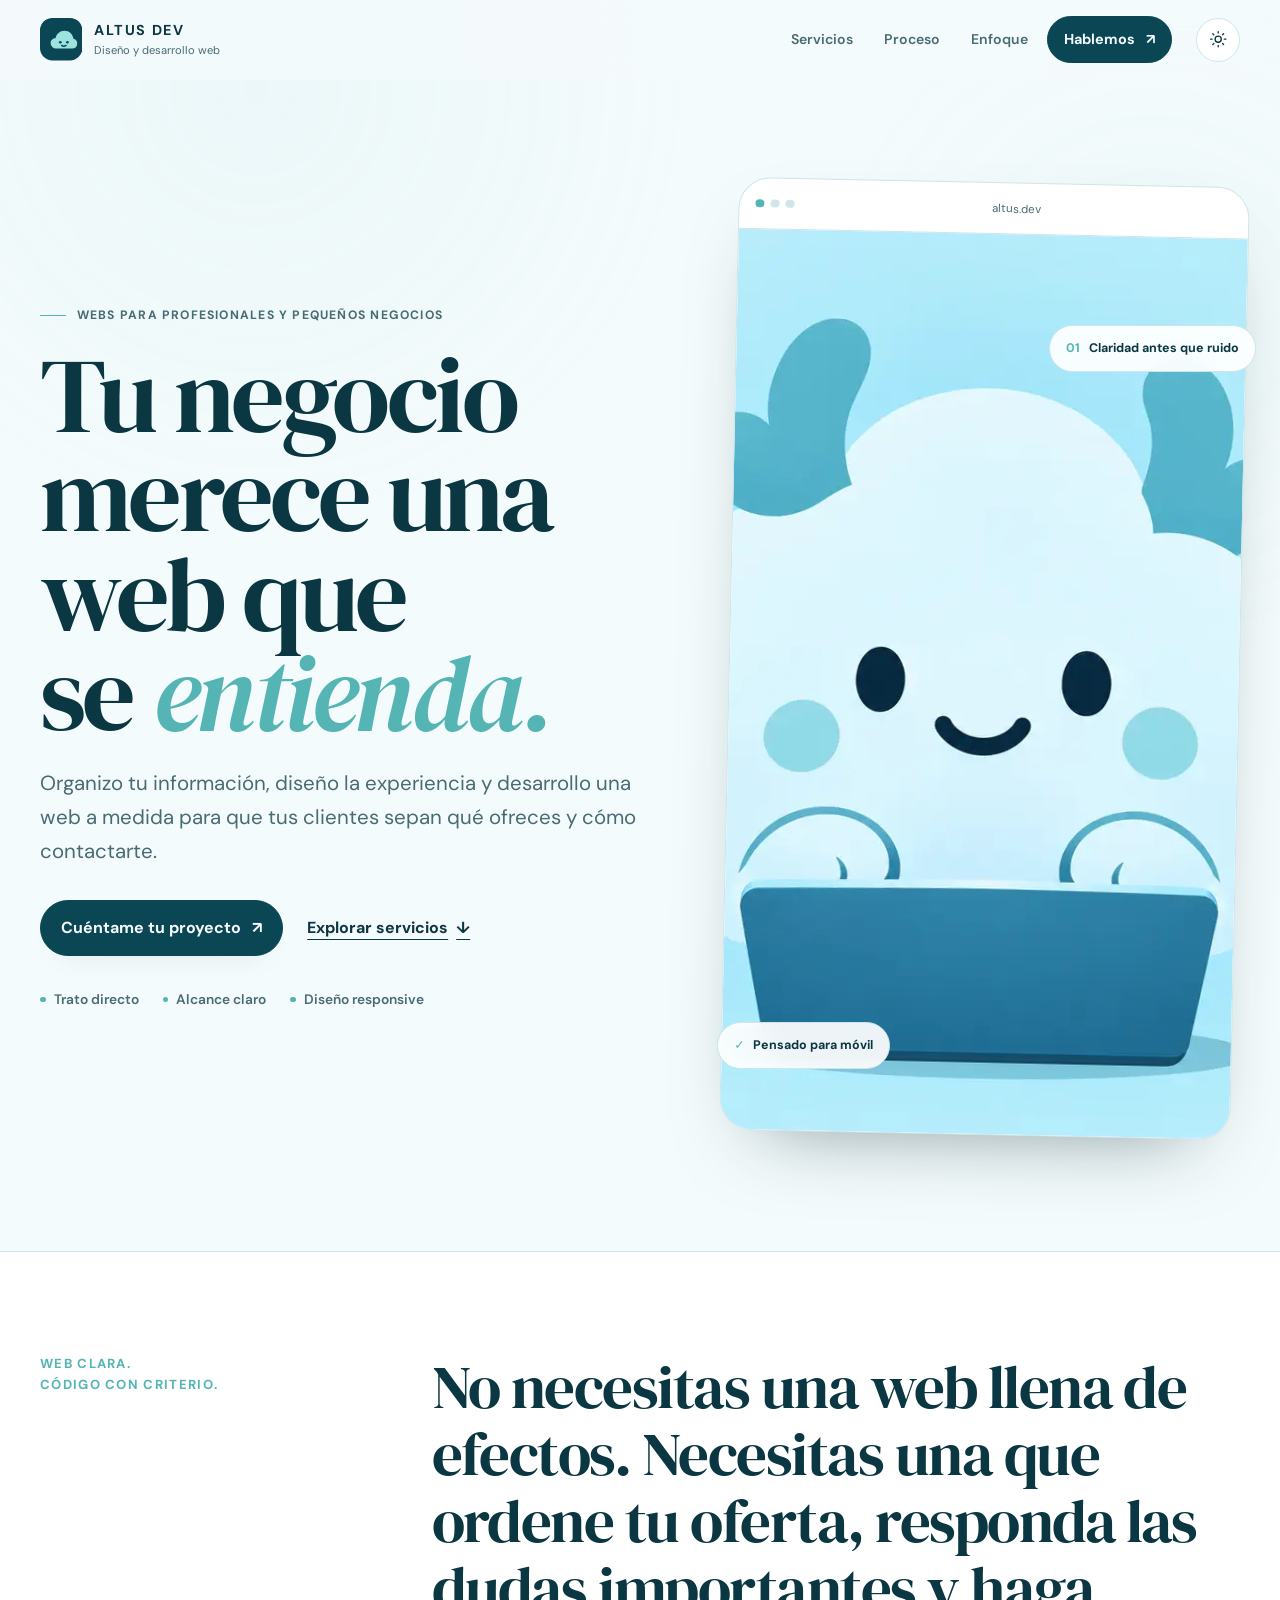
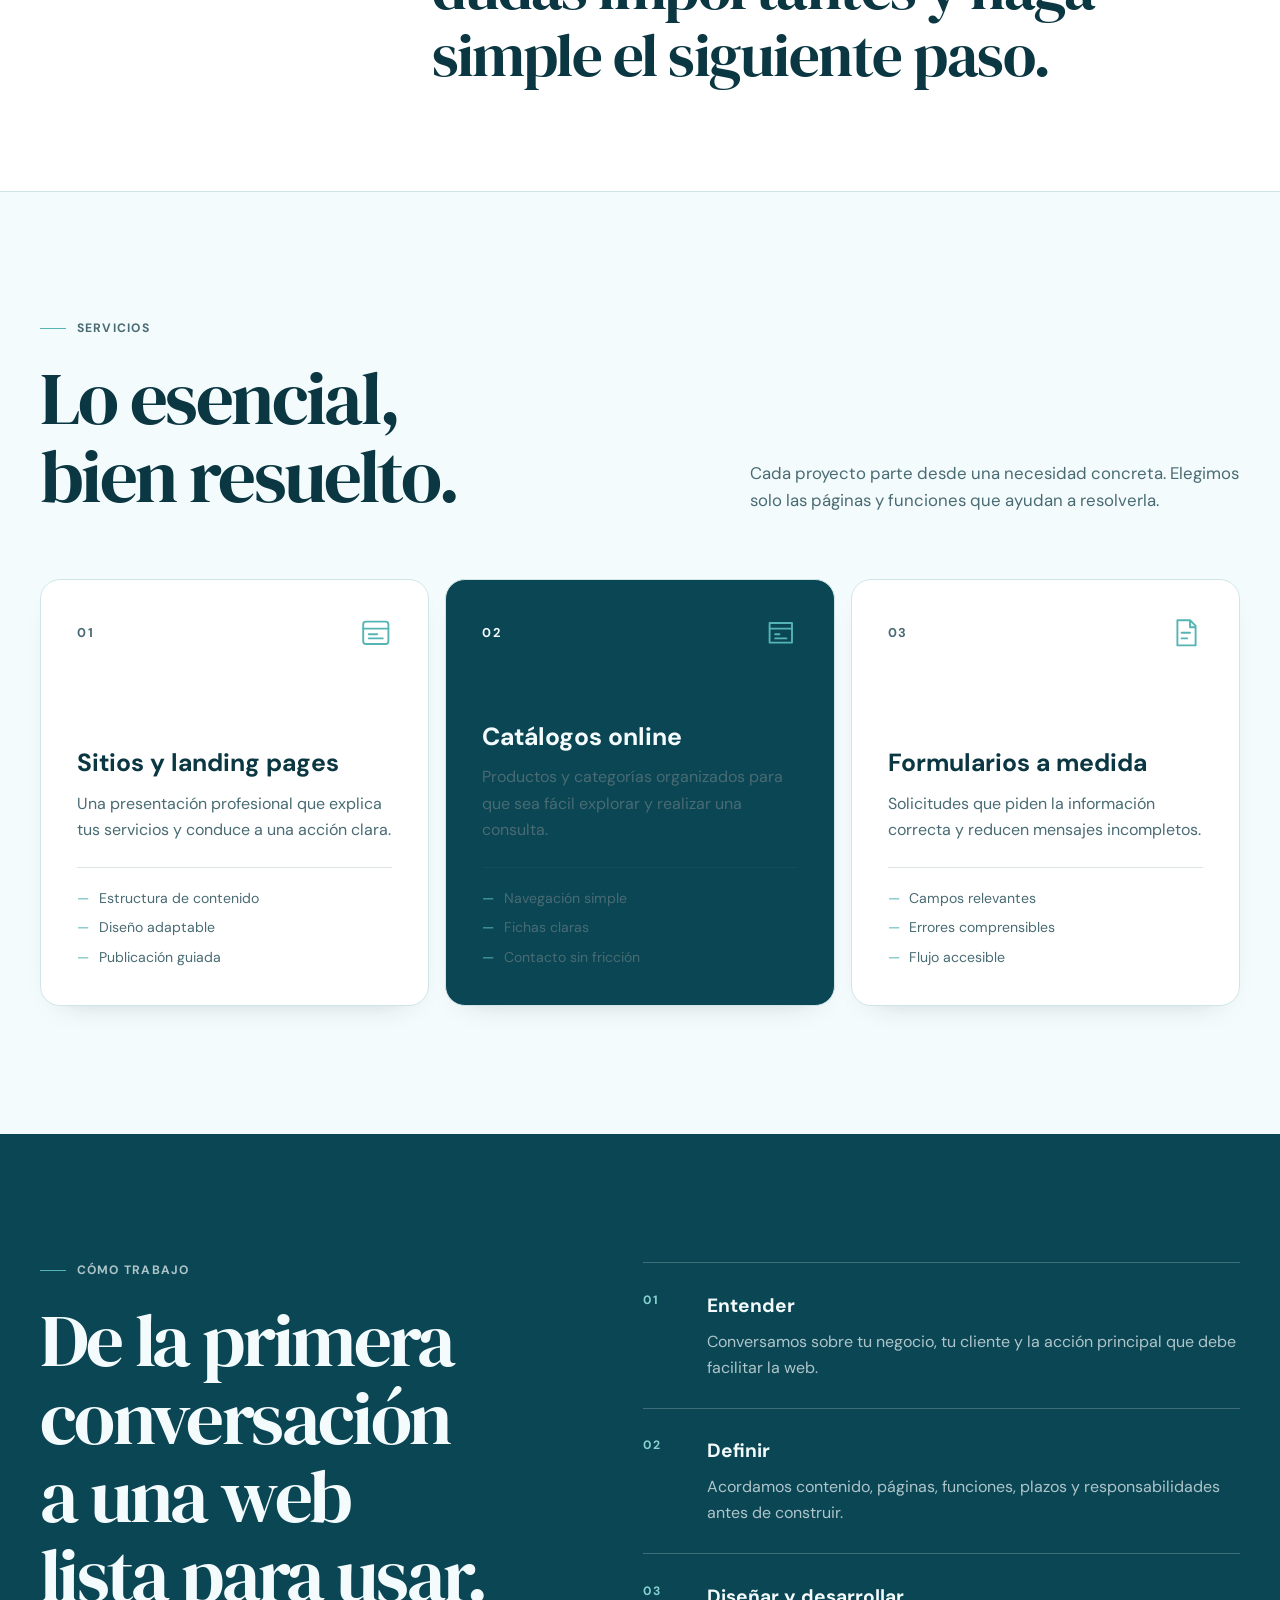
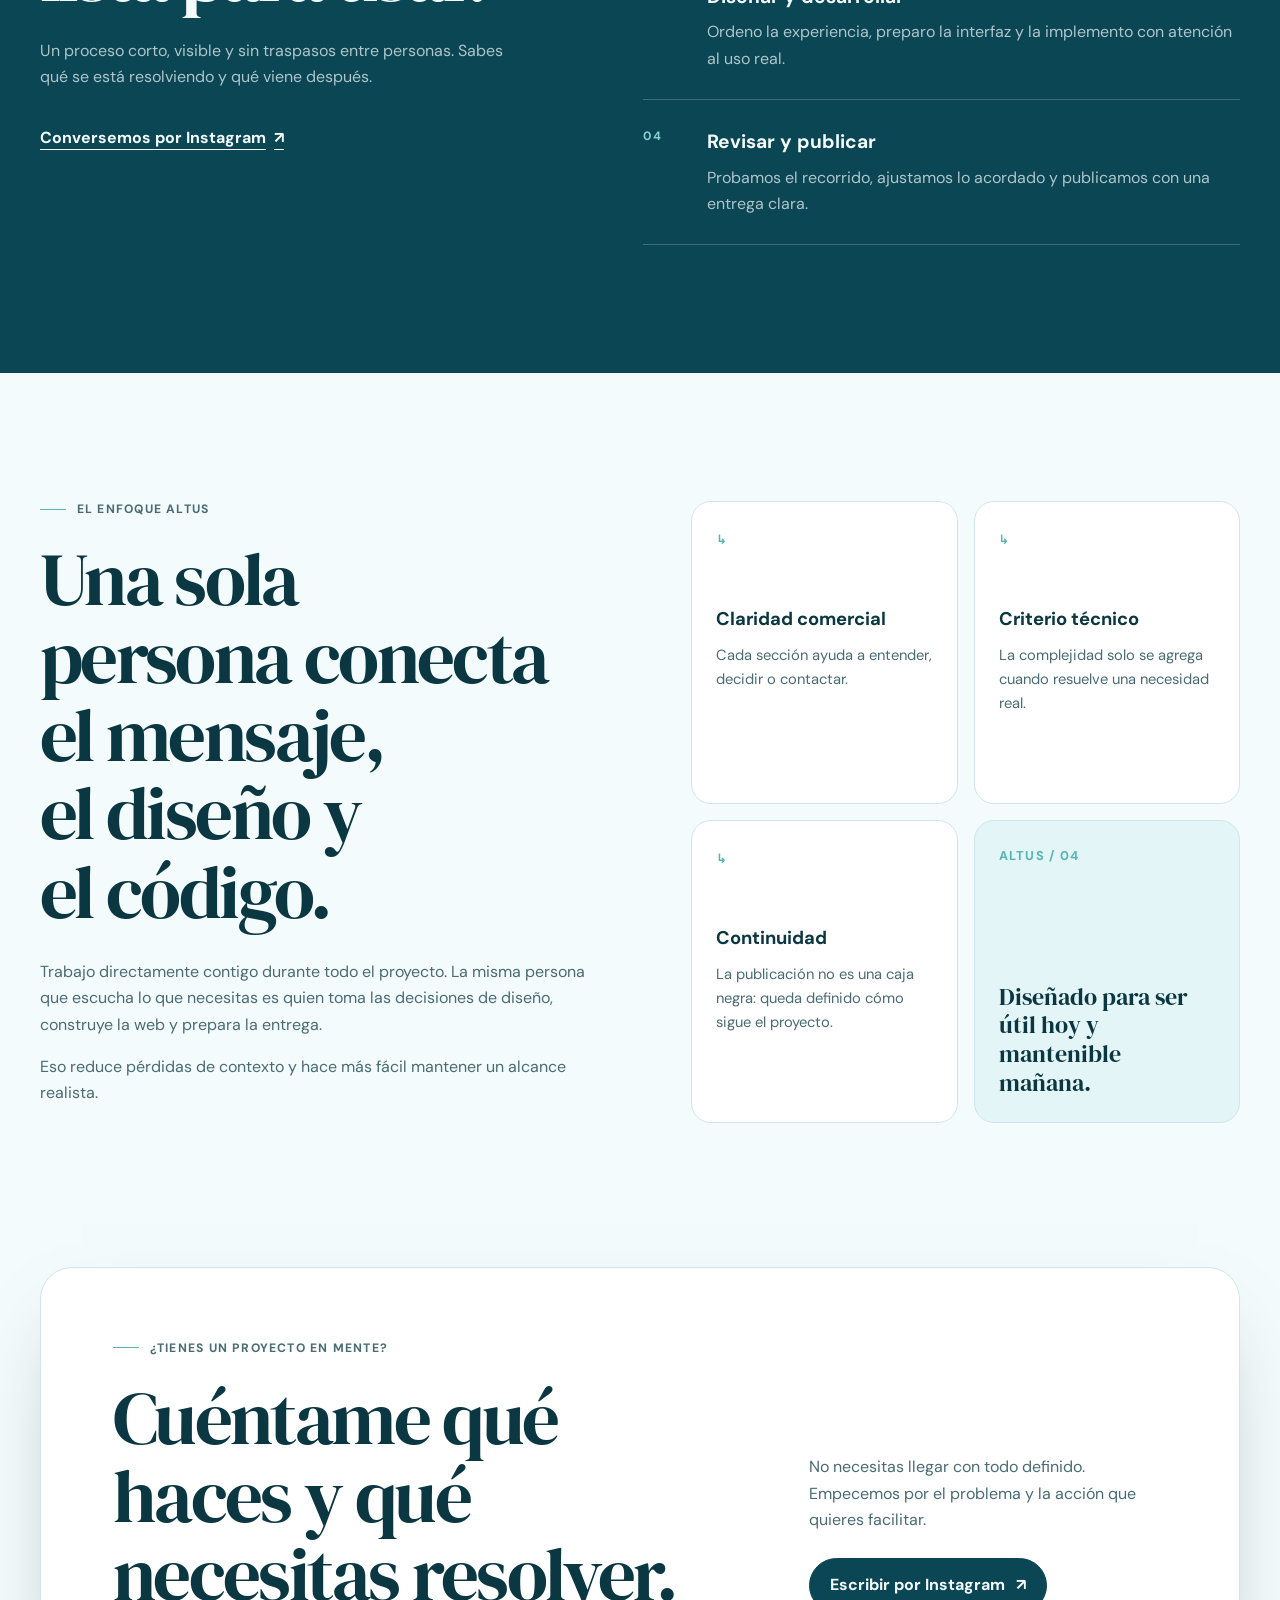
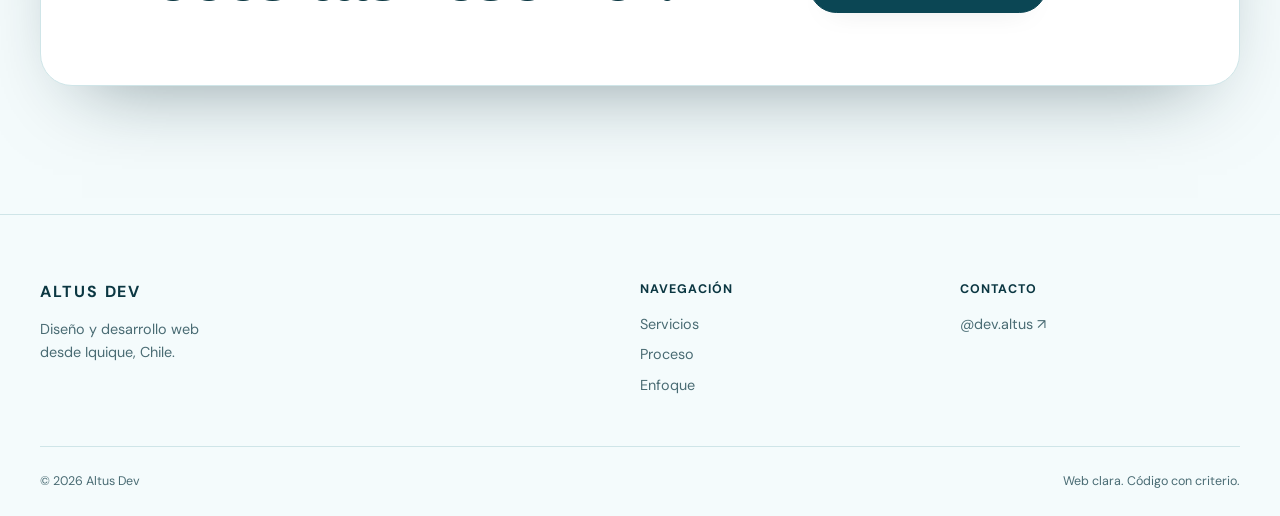
<file: index.html>
<!doctype html>
<html lang="es" data-theme="light">
<head>
  <meta charset="utf-8">
  <meta name="viewport" content="width=device-width, initial-scale=1">
  <title>Altus Dev — Web clara. Código con criterio.</title>
  <meta name="description" content="Sitios web, catálogos online y formularios a medida para profesionales y pequeños negocios. Diseño claro, desarrollo directo y un proceso sin intermediarios.">
  <meta name="theme-color" content="#f4fbfc">
  <meta name="color-scheme" content="light dark">
  <meta property="og:type" content="website">
  <meta property="og:url" content="https://lillyanne626.github.io/altus-dev/">
  <meta property="og:title" content="Altus Dev — Diseño y desarrollo web">
  <meta property="og:description" content="Webs claras y útiles para que tus clientes entiendan qué ofreces y sepan cómo avanzar.">
  <meta property="og:locale" content="es_CL">
  <meta name="twitter:card" content="summary_large_image">
  <link rel="canonical" href="https://lillyanne626.github.io/altus-dev/">
  <link rel="icon" href="assets/favicon.svg" type="image/svg+xml">
  <link rel="preconnect" href="https://fonts.googleapis.com">
  <link rel="preconnect" href="https://fonts.gstatic.com" crossorigin>
  <link href="https://fonts.googleapis.com/css2?family=DM+Sans:wght@400;500;600;700&family=DM+Serif+Display:ital@0;1&display=swap" rel="stylesheet">
  <link rel="stylesheet" href="styles.css">
  <script>document.documentElement.dataset.theme=localStorage.getItem('altus-theme')||((window.matchMedia('(prefers-color-scheme: dark)').matches)?'dark':'light');</script>
</head>
<body>
  <a class="skip-link" href="#contenido">Saltar al contenido</a>

  <header class="site-header" data-header>
    <div class="shell header-inner">
      <a class="brand" href="#inicio" aria-label="Altus Dev, ir al inicio">
        <svg class="brand-mark" viewBox="0 0 48 48" aria-hidden="true">
          <rect width="48" height="48" rx="14" fill="currentColor"/>
          <path d="M12 28.5c0-3.1 2.5-5.5 5.6-5.5.9-5 5-8.7 10.1-8.7 5.3 0 9.6 4 10.2 9.1a5.7 5.7 0 0 1-1.5 11.2H18.2a6.2 6.2 0 0 1-6.2-6.1Z" fill="var(--brand-cloud)"/>
          <circle cx="23" cy="27.5" r="1.5" fill="currentColor"/><circle cx="31" cy="27.5" r="1.5" fill="currentColor"/>
          <path d="M24.5 31c1.4 1.2 3.5 1.2 5 0" fill="none" stroke="currentColor" stroke-width="1.5" stroke-linecap="round"/>
        </svg>
        <span><strong>ALTUS DEV</strong><small>Diseño y desarrollo web</small></span>
      </a>

      <div class="header-actions">
        <button class="theme-toggle icon-button" type="button" aria-label="Cambiar tema" aria-pressed="false" data-theme-toggle>
          <svg class="sun" viewBox="0 0 24 24" aria-hidden="true"><circle cx="12" cy="12" r="4"/><path d="M12 2v2M12 20v2M4.9 4.9l1.4 1.4M17.7 17.7l1.4 1.4M2 12h2M20 12h2M4.9 19.1l1.4-1.4M17.7 6.3l1.4-1.4"/></svg>
          <svg class="moon" viewBox="0 0 24 24" aria-hidden="true"><path d="M20 15.2A8.5 8.5 0 0 1 8.8 4 8.5 8.5 0 1 0 20 15.2Z"/></svg>
        </button>
        <button class="nav-toggle icon-button" type="button" aria-expanded="false" aria-controls="site-nav" data-nav-toggle>
          <span class="sr-only">Abrir menú</span>
          <svg viewBox="0 0 24 24" aria-hidden="true"><path d="M4 7h16M4 12h16M4 17h16"/></svg>
        </button>
      </div>

      <nav class="site-nav" id="site-nav" aria-label="Navegación principal" data-nav>
        <a href="#servicios">Servicios</a>
        <a href="#proceso">Proceso</a>
        <a href="#enfoque">Enfoque</a>
        <a class="button button--small" href="https://www.instagram.com/dev.altus/" target="_blank" rel="noopener noreferrer">Hablemos <span aria-hidden="true">↗</span></a>
      </nav>
    </div>
  </header>

  <main id="contenido">
    <section class="hero" id="inicio" aria-labelledby="hero-title">
      <div class="shell hero-grid">
        <div class="hero-copy reveal">
          <p class="eyebrow"><span></span> Webs para profesionales y pequeños negocios</p>
          <h1 id="hero-title">Tu negocio merece una web que se <em>entienda.</em></h1>
          <p class="hero-lead">Organizo tu información, diseño la experiencia y desarrollo una web a medida para que tus clientes sepan qué ofreces y cómo contactarte.</p>
          <div class="button-row">
            <a class="button" href="https://www.instagram.com/dev.altus/" target="_blank" rel="noopener noreferrer">Cuéntame tu proyecto <span aria-hidden="true">↗</span></a>
            <a class="text-link" href="#servicios">Explorar servicios <span aria-hidden="true">↓</span></a>
          </div>
          <ul class="trust-list" aria-label="Características del servicio">
            <li>Trato directo</li>
            <li>Alcance claro</li>
            <li>Diseño responsive</li>
          </ul>
        </div>

        <div class="hero-visual reveal" aria-label="Nublo trabajando en una web">
          <div class="browser-card">
            <div class="browser-bar" aria-hidden="true"><i></i><i></i><i></i><span>altus.dev</span></div>
            <img src="assets/nublo-laptop.webp" alt="Nublo, la mascota de Altus Dev, trabajando frente a un computador" width="900" height="900" fetchpriority="high" decoding="async">
          </div>
          <aside class="floating-note floating-note--top"><span>01</span> Claridad antes que ruido</aside>
          <aside class="floating-note floating-note--bottom"><span>✓</span> Pensado para móvil</aside>
        </div>
      </div>
    </section>

    <section class="statement" aria-label="Propuesta de valor">
      <div class="shell statement-grid">
        <p class="statement-label">Web clara.<br>Código con criterio.</p>
        <p class="statement-copy">No necesitas una web llena de efectos. Necesitas una que ordene tu oferta, responda las dudas importantes y haga simple el siguiente paso.</p>
      </div>
    </section>

    <section class="section services" id="servicios" aria-labelledby="services-title">
      <div class="shell">
        <div class="section-heading reveal">
          <div>
            <p class="eyebrow"><span></span> Servicios</p>
            <h2 id="services-title">Lo esencial, bien resuelto.</h2>
          </div>
          <p>Cada proyecto parte desde una necesidad concreta. Elegimos solo las páginas y funciones que ayudan a resolverla.</p>
        </div>

        <div class="service-grid">
          <article class="service-card reveal">
            <div class="service-top"><span class="service-number">01</span><svg viewBox="0 0 24 24" aria-hidden="true"><rect x="3" y="4" width="18" height="16" rx="2"/><path d="M3 9h18M7 13h6M7 16h10"/></svg></div>
            <h3>Sitios y landing pages</h3>
            <p>Una presentación profesional que explica tus servicios y conduce a una acción clara.</p>
            <ul><li>Estructura de contenido</li><li>Diseño adaptable</li><li>Publicación guiada</li></ul>
          </article>

          <article class="service-card service-card--featured reveal">
            <div class="service-top"><span class="service-number">02</span><svg viewBox="0 0 24 24" aria-hidden="true"><path d="M4 5h16v14H4zM4 9h16M8 13h3M8 16h8"/></svg></div>
            <h3>Catálogos online</h3>
            <p>Productos y categorías organizados para que sea fácil explorar y realizar una consulta.</p>
            <ul><li>Navegación simple</li><li>Fichas claras</li><li>Contacto sin fricción</li></ul>
          </article>

          <article class="service-card reveal">
            <div class="service-top"><span class="service-number">03</span><svg viewBox="0 0 24 24" aria-hidden="true"><path d="M6 3h9l4 4v14H6zM15 3v5h4M9 12h6M9 16h4"/></svg></div>
            <h3>Formularios a medida</h3>
            <p>Solicitudes que piden la información correcta y reducen mensajes incompletos.</p>
            <ul><li>Campos relevantes</li><li>Errores comprensibles</li><li>Flujo accesible</li></ul>
          </article>
        </div>
      </div>
    </section>

    <section class="section process" id="proceso" aria-labelledby="process-title">
      <div class="shell process-grid">
        <div class="process-intro reveal">
          <p class="eyebrow eyebrow--light"><span></span> Cómo trabajo</p>
          <h2 id="process-title">De la primera conversación a una web lista para usar.</h2>
          <p>Un proceso corto, visible y sin traspasos entre personas. Sabes qué se está resolviendo y qué viene después.</p>
          <a class="text-link text-link--light" href="https://www.instagram.com/dev.altus/" target="_blank" rel="noopener noreferrer">Conversemos por Instagram <span aria-hidden="true">↗</span></a>
        </div>

        <ol class="timeline">
          <li class="reveal"><span>01</span><div><h3>Entender</h3><p>Conversamos sobre tu negocio, tu cliente y la acción principal que debe facilitar la web.</p></div></li>
          <li class="reveal"><span>02</span><div><h3>Definir</h3><p>Acordamos contenido, páginas, funciones, plazos y responsabilidades antes de construir.</p></div></li>
          <li class="reveal"><span>03</span><div><h3>Diseñar y desarrollar</h3><p>Ordeno la experiencia, preparo la interfaz y la implemento con atención al uso real.</p></div></li>
          <li class="reveal"><span>04</span><div><h3>Revisar y publicar</h3><p>Probamos el recorrido, ajustamos lo acordado y publicamos con una entrega clara.</p></div></li>
        </ol>
      </div>
    </section>

    <section class="section approach" id="enfoque" aria-labelledby="approach-title">
      <div class="shell approach-grid">
        <div class="approach-copy reveal">
          <p class="eyebrow"><span></span> El enfoque Altus</p>
          <h2 id="approach-title">Una sola persona conecta el mensaje, el diseño y el código.</h2>
          <p>Trabajo directamente contigo durante todo el proyecto. La misma persona que escucha lo que necesitas es quien toma las decisiones de diseño, construye la web y prepara la entrega.</p>
          <p>Eso reduce pérdidas de contexto y hace más fácil mantener un alcance realista.</p>
        </div>

        <div class="principle-grid" aria-label="Principios de trabajo">
          <article class="principle reveal"><span>↳</span><h3>Claridad comercial</h3><p>Cada sección ayuda a entender, decidir o contactar.</p></article>
          <article class="principle reveal"><span>↳</span><h3>Criterio técnico</h3><p>La complejidad solo se agrega cuando resuelve una necesidad real.</p></article>
          <article class="principle reveal"><span>↳</span><h3>Continuidad</h3><p>La publicación no es una caja negra: queda definido cómo sigue el proyecto.</p></article>
          <article class="principle principle--accent reveal"><span>ALTUS / 04</span><p>Diseñado para ser útil hoy y mantenible mañana.</p></article>
        </div>
      </div>
    </section>

    <section class="contact" id="contacto" aria-labelledby="contact-title">
      <div class="shell contact-card reveal">
        <div>
          <p class="eyebrow"><span></span> ¿Tienes un proyecto en mente?</p>
          <h2 id="contact-title">Cuéntame qué haces y qué necesitas resolver.</h2>
        </div>
        <div class="contact-action">
          <p>No necesitas llegar con todo definido. Empecemos por el problema y la acción que quieres facilitar.</p>
          <a class="button" href="https://www.instagram.com/dev.altus/" target="_blank" rel="noopener noreferrer" aria-label="Escribir a Altus Dev por Instagram">Escribir por Instagram <span aria-hidden="true">↗</span></a>
        </div>
      </div>
    </section>
  </main>

  <footer class="site-footer">
    <div class="shell footer-grid">
      <div><a class="footer-brand" href="#inicio">ALTUS DEV</a><p>Diseño y desarrollo web<br>desde Iquique, Chile.</p></div>
      <div class="footer-nav"><p>Navegación</p><a href="#servicios">Servicios</a><a href="#proceso">Proceso</a><a href="#enfoque">Enfoque</a></div>
      <div class="footer-nav"><p>Contacto</p><a href="https://www.instagram.com/dev.altus/" target="_blank" rel="noopener noreferrer">@dev.altus ↗</a></div>
    </div>
    <div class="shell footer-bottom"><span>© <span data-year></span> Altus Dev</span><span>Web clara. Código con criterio.</span></div>
  </footer>

  <script src="script.js" defer></script>
</body>
</html>
</file>
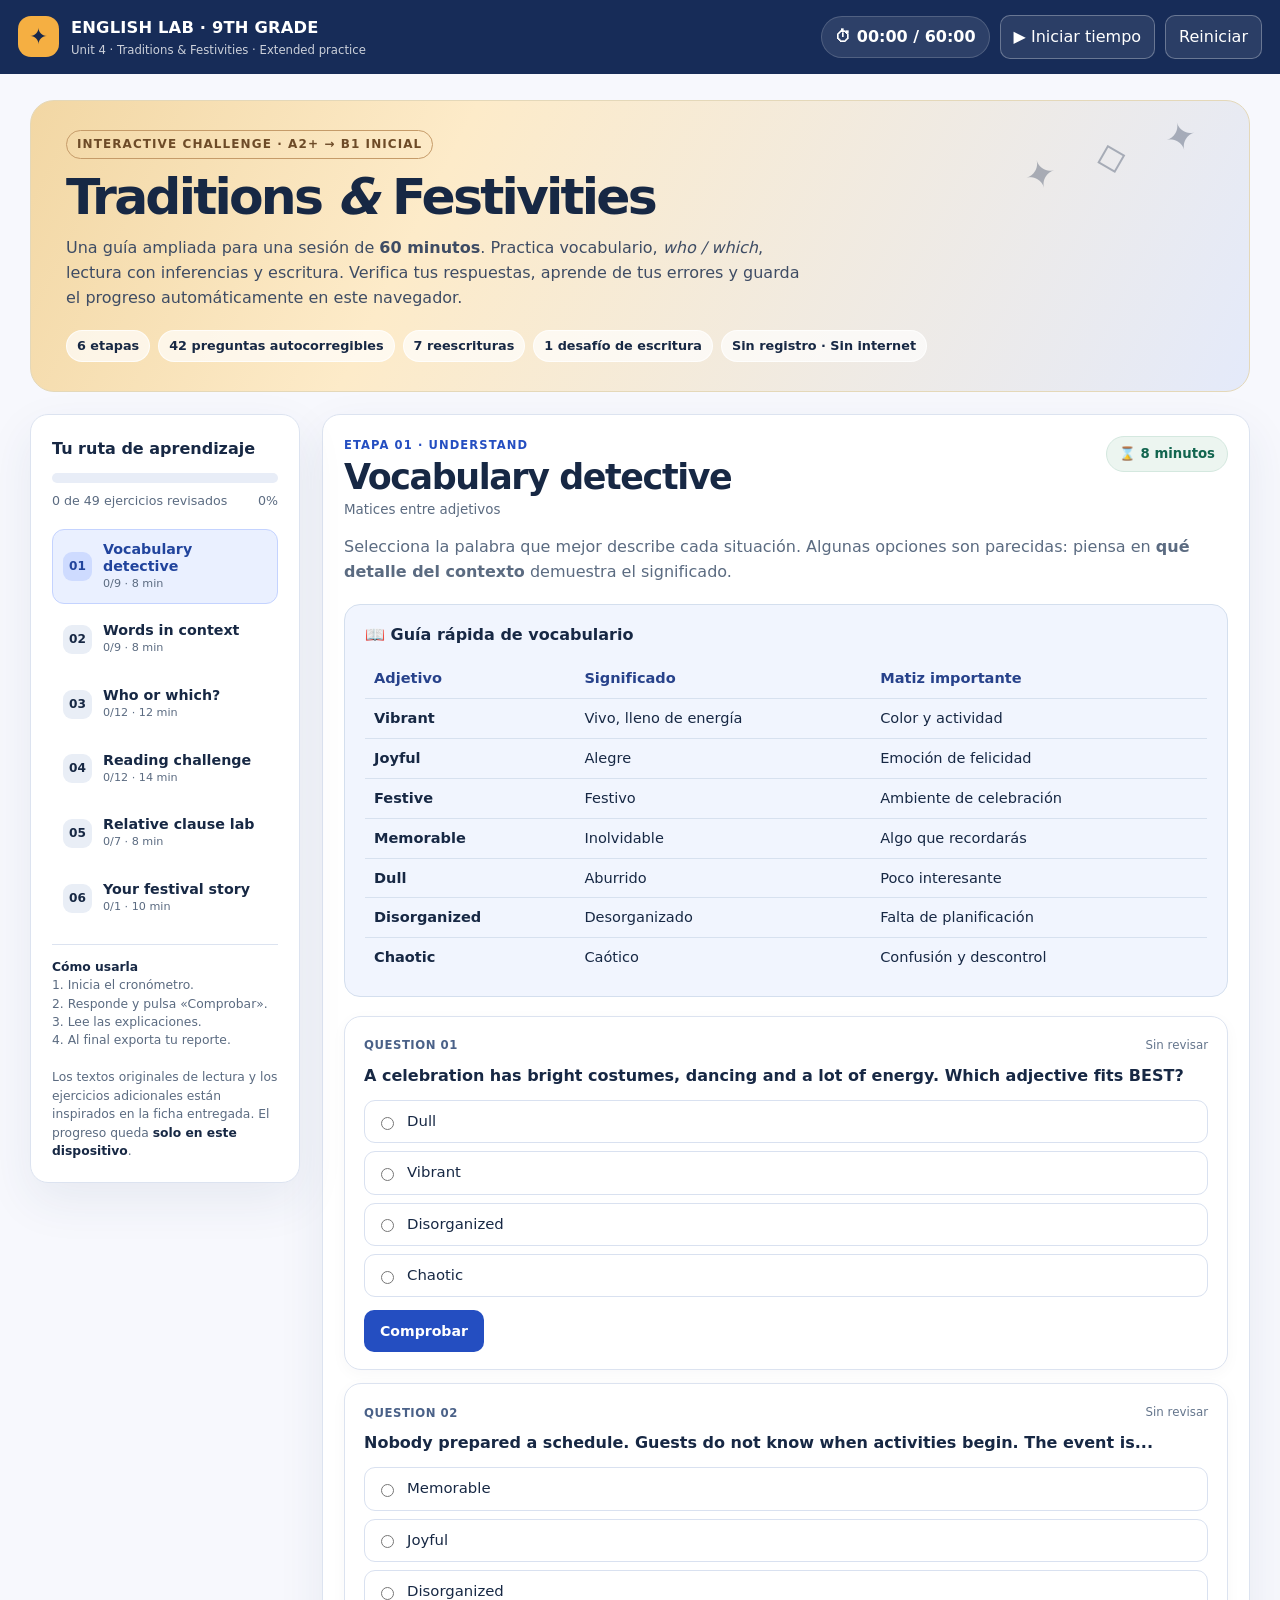
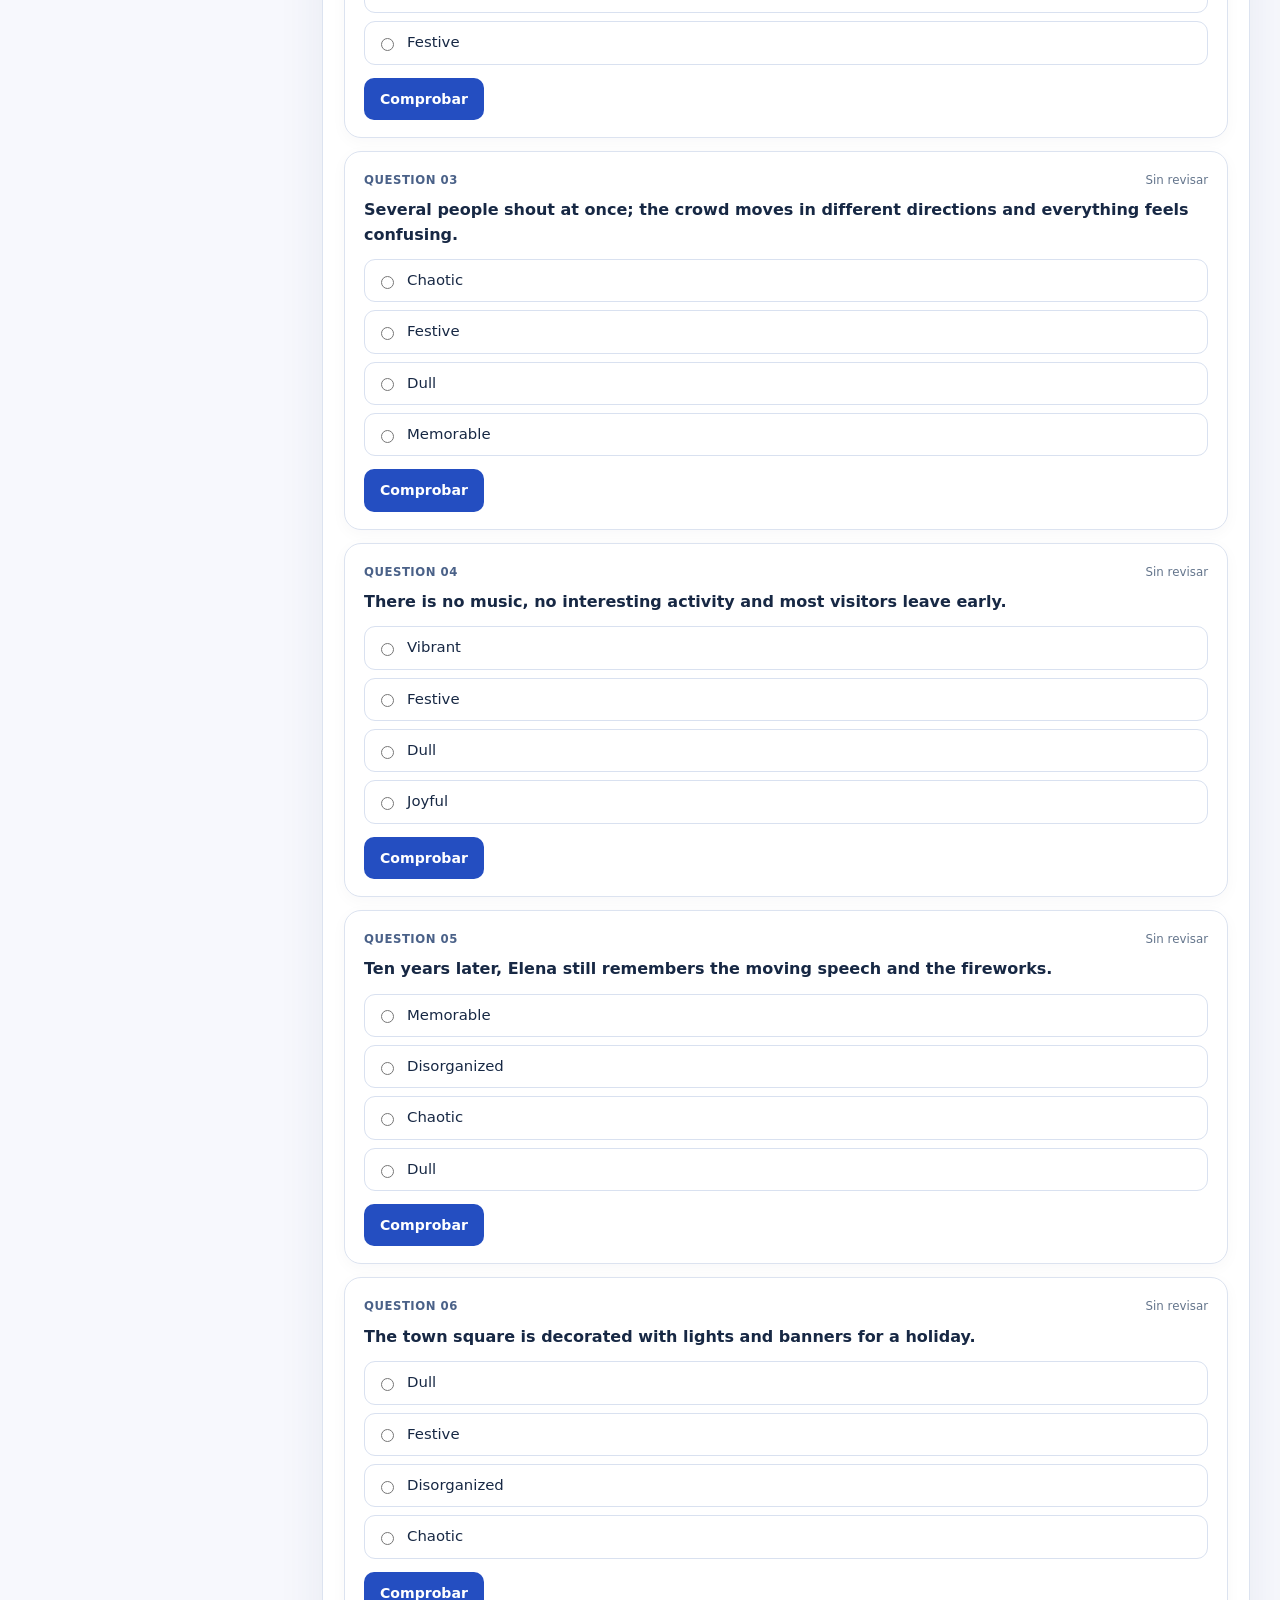
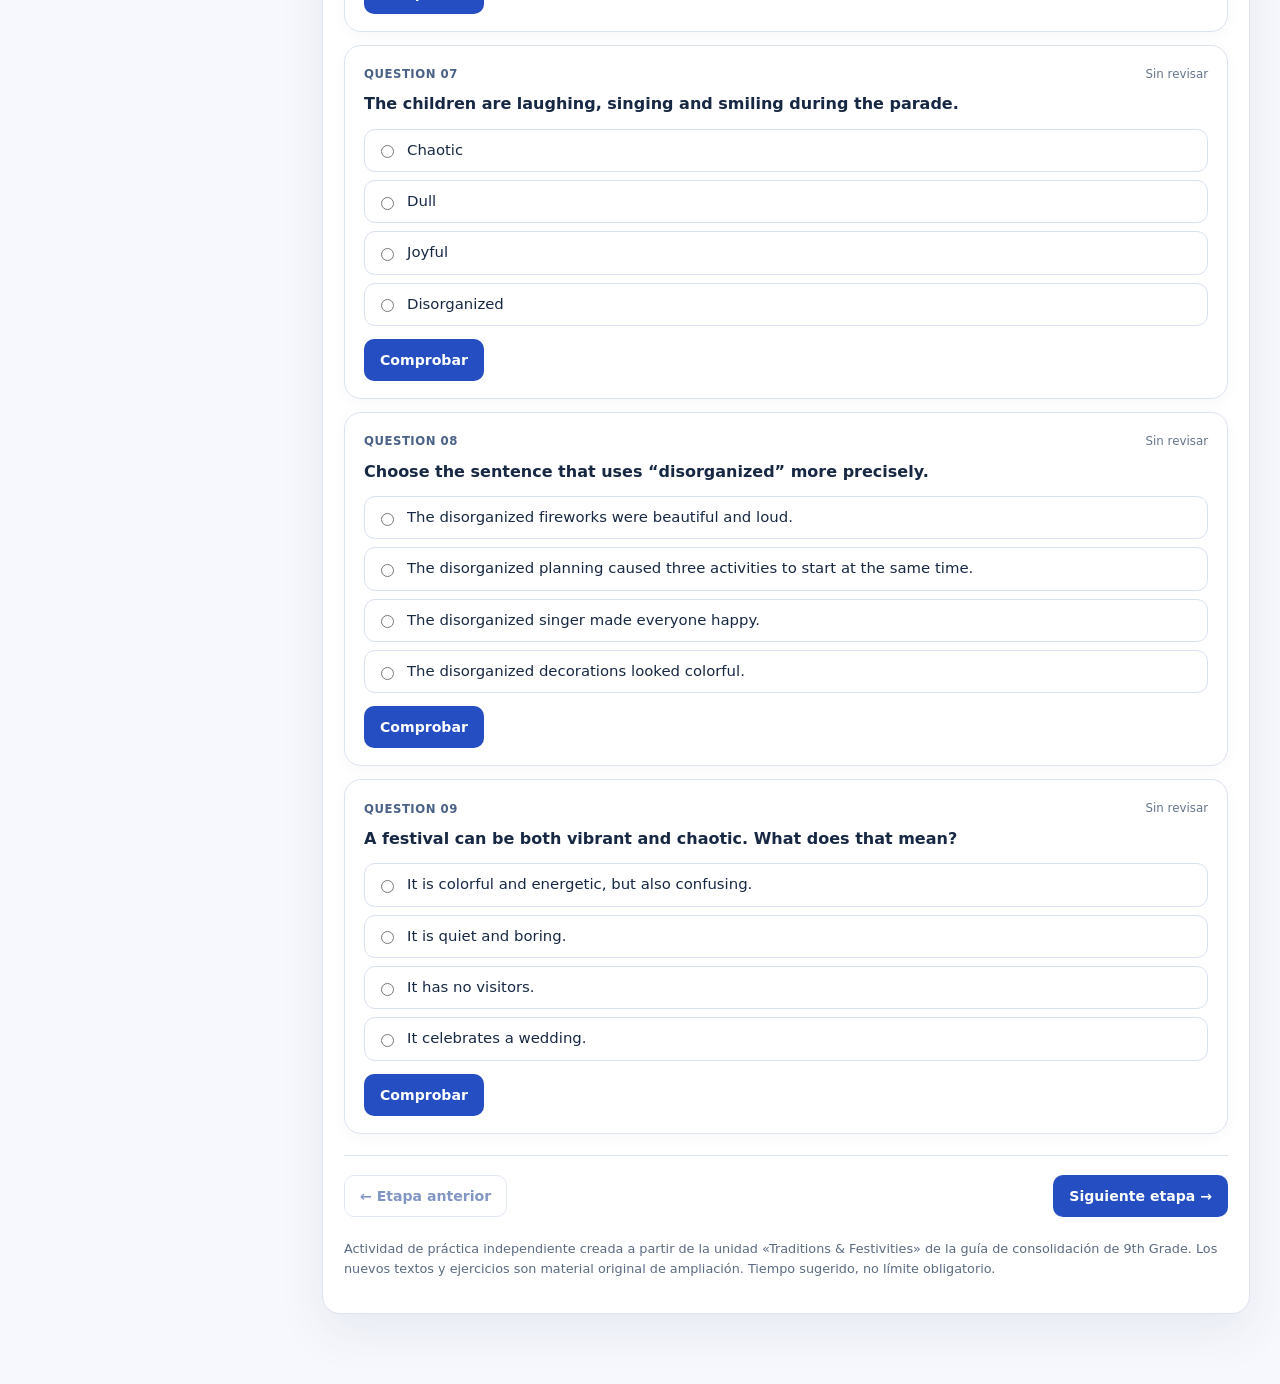
<file: guia-ingles-9no/index.html>
<!doctype html>
<html lang="es">
<head>
<meta charset="utf-8">
<meta name="viewport" content="width=device-width, initial-scale=1">
<meta name="color-scheme" content="light">
<title>Traditions & Festivities · Interactive Challenge · 9th Grade</title>
<style>
:root{--ink:#172844;--muted:#5b6b81;--blue:#244ec1;--blue2:#eaf0ff;--green:#0f765d;--red:#b63f44;--cream:#f7f8fd;--line:#dce3f0;--gold:#f5af42;--white:#fff;--shadow:0 18px 48px rgba(35,63,105,.08)}
*{box-sizing:border-box}html{scroll-behavior:smooth}body{margin:0;background:var(--cream);color:var(--ink);font:16px/1.57 system-ui,-apple-system,"Segoe UI",Arial,sans-serif}button,input,textarea,select{font:inherit}button{cursor:pointer}button:disabled{cursor:not-allowed;opacity:.58}button:focus-visible,input:focus-visible,select:focus-visible,textarea:focus-visible{outline:3px solid #6da9f9;outline-offset:2px}
.top{background:#172c58;color:white;padding:15px max(18px,calc((100vw - 1260px)/2));display:flex;align-items:center;justify-content:space-between;gap:12px;flex-wrap:wrap}.brand{display:flex;align-items:center;gap:12px;min-width:0}.mark{background:var(--gold);color:#18284b;border-radius:13px;width:41px;height:41px;display:grid;place-items:center;font-size:22px;font-weight:900}.brand strong{font-size:1.02rem;letter-spacing:.01em}.brand small{display:block;opacity:.78;font-size:.73rem}.top-actions{display:flex;align-items:center;gap:10px;flex-wrap:wrap}.timer{font-variant-numeric:tabular-nums;background:#ffffff19;border:1px solid #ffffff2b;border-radius:999px;padding:7px 13px;font-weight:700;white-space:nowrap}.timer.warn{background:#ffbb5930;border-color:#f6b65d}.top-btn{background:#ffffff16;color:white;border:1px solid #ffffff4b;padding:8px 13px;border-radius:10px}.top-btn:hover{background:#ffffff2b}
.shell{max-width:1260px;margin:0 auto;padding:26px 20px 70px}.hero{background:linear-gradient(116deg,#f2d7a4 0%,#fdebc9 33%,#e4eafa 100%);border:1px solid #e4d8b9;border-radius:24px;padding:29px 35px;position:relative;overflow:hidden}.hero:after{content:"✦  ◇  ✦";position:absolute;right:35px;top:24px;transform:rotate(-15deg);opacity:.32;font-size:38px;letter-spacing:15px;pointer-events:none}.hero .eyebrow{display:inline-flex;border:1px solid #c59b69;border-radius:30px;padding:4px 10px;color:#6d4b28;font-size:.75rem;font-weight:800;text-transform:uppercase;letter-spacing:.09em}.hero h1{font-size:clamp(1.9rem,4vw,3.15rem);letter-spacing:-.055em;line-height:1.04;max-width:740px;margin:12px 0}.hero p{color:#3e4c64;max-width:740px;margin:0}.chips{display:flex;flex-wrap:wrap;gap:8px;margin-top:19px}.chip{font-size:.8rem;border-radius:999px;padding:5px 10px;background:#ffffffad;border:1px solid #ffffffc4;font-weight:700}.layout{display:grid;grid-template-columns:minmax(220px,270px) minmax(0,1fr);gap:22px;margin-top:22px;align-items:start}.sidebar{position:sticky;top:16px}.pane{border:1px solid var(--line);border-radius:18px;background:white;box-shadow:var(--shadow);padding:21px}.pane h2{margin:0 0 12px;font-size:1rem}.progress-track{background:#e8edf7;border-radius:20px;overflow:hidden;height:10px}.progress-fill{height:100%;background:linear-gradient(90deg,#329d90,#3262d5);width:0;transition:width .3s}.meta{display:flex;justify-content:space-between;gap:6px;color:var(--muted);font-size:.79rem;margin:8px 0 18px}.nav{display:grid;gap:6px}.nav-btn{display:grid;grid-template-columns:30px 1fr auto;align-items:center;text-align:left;gap:10px;padding:11px 10px;border:1px solid transparent;border-radius:12px;background:transparent;color:var(--ink)}.nav-btn:hover{background:#f5f7ff}.nav-btn.active{background:var(--blue2);border-color:#c4d3ff;color:#21449d}.num{background:#e9eef6;display:grid;place-items:center;border-radius:9px;font-size:.76rem;font-weight:800;height:29px;width:29px}.nav-btn.active .num{background:#cedbff}.nav-btn strong{font-size:.89rem;display:block;line-height:1.2}.nav-btn small{font-size:.7rem;display:block;color:var(--muted)}.nav-btn .tick{color:var(--green)}.hintbox{margin-top:16px;font-size:.77rem;line-height:1.5;border-top:1px solid var(--line);padding-top:13px;color:var(--muted)}.hintbox strong{color:var(--ink)}
.main{min-width:0}.stage-head{display:flex;align-items:flex-start;justify-content:space-between;gap:14px;flex-wrap:wrap;margin:0 0 14px}.stage-head h2{font-size:clamp(1.6rem,3vw,2.18rem);margin:3px 0 2px;line-height:1.15;letter-spacing:-.04em}.kicker{font-size:.72rem;color:var(--blue);font-weight:800;letter-spacing:.095em;text-transform:uppercase}.time-pill{background:#ecf5f0;border:1px solid #d4e8df;color:#12654f;padding:7px 12px;font-weight:750;font-size:.83rem;border-radius:999px}.lead{color:var(--muted);margin:0 0 20px}.lesson{border:1px solid #d4dfee;background:#f1f5fe;border-radius:16px;padding:17px 20px;margin:19px 0}.lesson h3{margin:0 0 7px;font-size:1rem}.lesson p{margin:7px 0}.lesson .example{font-weight:650;color:#203c86}.mini-table{width:100%;border-collapse:collapse;margin:12px 0 2px;font-size:.91rem}.mini-table td,.mini-table th{border-bottom:1px solid #d7e1ef;padding:8px 9px;text-align:left;vertical-align:top}.mini-table th{color:#27428b}.mini-table tr:last-child td{border:0}
.questions{display:grid;gap:13px}.question{border:1px solid var(--line);border-radius:17px;background:white;padding:19px 19px 17px;box-shadow:0 4px 16px #162e4508}.q-top{display:flex;align-items:center;justify-content:space-between;gap:8px;margin-bottom:9px}.qtag{font-size:.73rem;font-weight:800;color:#4a6188;letter-spacing:.045em}.qstatus{font-size:.74rem;color:#64758c}.question h3{font-weight:690;font-size:1rem;line-height:1.52;margin:0 0 12px}.option-grid{display:grid;gap:8px}.option{display:flex;align-items:center;gap:10px;border:1px solid #d9e1f0;border-radius:11px;padding:9px 11px;cursor:pointer;font-size:.93rem}.option:hover{background:#f7f9ff;border-color:#9db2ec}.option:has(input:checked){border-color:#5574ce;background:#f0f4ff}.option:has(input:disabled){cursor:default}.option input{accent-color:var(--blue);flex-shrink:0}.answer-input{width:100%;max-width:460px;border:1px solid #cdd6e8;border-radius:11px;padding:11px 12px;background:white}.q-actions{display:flex;align-items:center;gap:9px;flex-wrap:wrap;margin-top:13px}.primary,.secondary,.subtle{border-radius:10px;padding:9px 15px;font-size:.88rem;font-weight:750;border:1px solid transparent}.primary{background:var(--blue);color:white}.primary:hover{background:#193b9e}.secondary{background:white;border-color:#cbd6eb;color:#284a98}.secondary:hover{background:#f3f6ff}.subtle{background:transparent;color:#4d6080;padding-left:4px}.feedback{margin-top:12px;border-radius:12px;padding:12px 13px;font-size:.88rem;border:1px solid}.feedback.correct{background:#ebf9f4;border-color:#bde6d6;color:#155a48}.feedback.wrong{background:#fff4f1;border-color:#f3cac5;color:#833f3c}.feedback strong{display:block;margin-bottom:3px}.feedback p{margin:3px 0}.wordbank{display:flex;gap:6px;flex-wrap:wrap;margin:8px 0 14px}.wordbank span{background:white;border:1px solid #d2dced;padding:5px 10px;border-radius:8px;font-size:.84rem;font-weight:700;color:#234481}
.passage{background:#fffcf6;border-left:4px solid #efac4a;border-radius:13px;padding:18px 21px;margin:20px 0 14px}.passage h3{font-size:1.1rem;margin:0 0 8px}.passage .small{font-size:.78rem;letter-spacing:.05em;text-transform:uppercase;color:#94703f;font-weight:750}.passage p{margin:0 0 11px;max-width:830px;line-height:1.78}.passage p:last-child{margin-bottom:0}.glossary{color:#6a614f;font-size:.78rem;margin-top:12px;padding-top:8px;border-top:1px solid #eae0c9}.rewrite-text{border-radius:10px;background:#f5f7fc;padding:12px 14px;margin-bottom:10px;font-weight:650}.rewrite-answer{width:100%;min-height:80px;resize:vertical;border:1px solid #cdd6e8;border-radius:11px;padding:10px 12px}.model{border-radius:11px;border:1px solid #b5d6ef;background:#f2f9ff;padding:12px;margin-top:12px;font-size:.89rem}.model b{color:#234b8a}.self-actions{display:flex;gap:8px;flex-wrap:wrap;margin-top:11px}.self-actions button.chosen{border-color:#226e58;background:#e8f8f0;color:#0d644f}.self-actions button.needs.chosen{background:#fff1ec;color:#a94c36;border-color:#f3baaa}.writing{width:100%;min-height:240px;resize:vertical;padding:15px;border-radius:13px;border:1px solid #cad5e7;line-height:1.7;background:white}.counts{display:flex;gap:10px;flex-wrap:wrap;font-size:.81rem;margin:10px 0 0}.stat{background:#eef2f9;padding:7px 10px;border-radius:9px}.check-grid{display:grid;grid-template-columns:repeat(2,minmax(0,1fr));gap:9px;margin:16px 0}.criterion{background:white;border:1px solid #dde6ef;padding:12px;border-radius:11px;font-size:.87rem;display:flex;align-items:flex-start;gap:9px}.criterion .check-icon{color:#a0672b;font-weight:900}.criterion.met{background:#effaf5;border-color:#aeddca}.criterion.met .check-icon{color:#177154}.prompt-choice{display:flex;flex-wrap:wrap;gap:10px;margin:13px 0}.prompt-choice select{max-width:100%;border:1px solid #b9c9e3;border-radius:10px;padding:8px;background:white}.summary-grid{display:grid;grid-template-columns:repeat(3,minmax(0,1fr));gap:12px}.summary-stat{background:white;border:1px solid var(--line);border-radius:13px;padding:18px}.summary-stat strong{display:block;font-size:1.75rem;line-height:1.25}.summary-stat small{color:var(--muted)}.large-actions{display:flex;flex-wrap:wrap;gap:10px;margin:24px 0 0}.footer-nav{display:flex;justify-content:space-between;gap:10px;flex-wrap:wrap;margin-top:21px;padding-top:19px;border-top:1px solid var(--line)}.fineprint{color:var(--muted);font-size:.8rem;margin-top:22px}.alert{border:1px solid #f1d5a1;background:#fff9ee;border-radius:12px;padding:12px 15px;margin:14px 0;font-size:.87rem;color:#695027}.small-muted{font-size:.84rem;color:var(--muted)}.badge-good{color:var(--green);font-weight:800}.badge-warn{color:var(--red);font-weight:800}.hide{display:none!important}
@media(max-width:850px){.shell{padding:15px 12px 45px}.layout{grid-template-columns:1fr}.sidebar{position:static}.pane{padding:14px}.nav{grid-template-columns:repeat(3,minmax(0,1fr));gap:6px}.nav-btn{display:block;padding:9px;text-align:center}.nav-btn .num{margin:0 auto 7px}.nav-btn strong{font-size:.75rem}.nav-btn small{font-size:.7rem}.nav-btn .tick{display:none}.hero{padding:23px 20px}.hero:after{display:none}.summary-grid{grid-template-columns:repeat(3,minmax(0,1fr))}}
@media(max-width:500px){.top{padding:12px}.top-actions{width:100%;justify-content:space-between}.hero h1{font-size:2rem}.nav-btn strong{font-size:.69rem}.stage-head h2{font-size:1.62rem}.question{padding:14px}.check-grid{grid-template-columns:1fr}.summary-grid{grid-template-columns:1fr}.option{align-items:flex-start}.footer-nav button{flex:1}}
@media print{body{background:white}.top,.sidebar,.hero,.footer-nav,.q-actions,.large-actions,.top-actions,.option input,.secondary,.subtle{display:none!important}.layout{display:block}.shell{padding:0}.question,.pane{box-shadow:none;break-inside:avoid}.question{margin-bottom:10px}.main{width:100%}.passage{break-inside:avoid}}
</style>
</head>
<body>
<header class="top">
 <div class="brand"><div class="mark">✦</div><div><strong>ENGLISH LAB · 9TH GRADE</strong><small>Unit 4 · Traditions &amp; Festivities · Extended practice</small></div></div>
 <div class="top-actions"><span class="timer" id="timer" aria-live="off">⏱ 00:00 / 60:00</span><button class="top-btn" id="timerToggle" type="button">▶ Iniciar tiempo</button><button class="top-btn" id="resetBtn" type="button">Reiniciar</button></div>
</header>
<div class="shell">
 <section class="hero"><span class="eyebrow">Interactive challenge · A2+ → B1 inicial</span><h1>Traditions <em>&amp;</em> Festivities</h1><p>Una guía ampliada para una sesión de <b>60 minutos</b>. Practica vocabulario, <i>who / which</i>, lectura con inferencias y escritura. Verifica tus respuestas, aprende de tus errores y guarda el progreso automáticamente en este navegador.</p><div class="chips"><span class="chip">6 etapas</span><span class="chip">42 preguntas autocorregibles</span><span class="chip">7 reescrituras</span><span class="chip">1 desafío de escritura</span><span class="chip">Sin registro · Sin internet</span></div></section>
 <div class="layout">
  <aside class="sidebar"><div class="pane"><h2>Tu ruta de aprendizaje</h2><div class="progress-track" aria-label="Progreso"><div class="progress-fill" id="progressFill"></div></div><div class="meta"><span id="progressLabel">0 de 49 ejercicios revisados</span><span id="progressPct">0%</span></div><nav id="nav" class="nav" aria-label="Etapas de la actividad"></nav><div class="hintbox"><strong>Cómo usarla</strong><br>1. Inicia el cronómetro.<br>2. Responde y pulsa «Comprobar».<br>3. Lee las explicaciones.<br>4. Al final exporta tu reporte.<br><br>Los textos originales de lectura y los ejercicios adicionales están inspirados en la ficha entregada. El progreso queda <strong>solo en este dispositivo</strong>.</div></div></aside>
  <main class="main"><div class="pane" id="content" aria-live="polite"></div></main>
 </div>
</div>
<script>
"use strict";
const STORAGE_KEY='traditions-festivities-extended-v1';
const stages=[
{id:'vocab',title:'Vocabulary detective',subtitle:'Matices entre adjetivos',minutes:8,kicker:'ETAPA 01 · UNDERSTAND'},
{id:'context',title:'Words in context',subtitle:'Sustantivos en contexto',minutes:8,kicker:'ETAPA 02 · APPLY'},
{id:'grammar',title:'Who or which?',subtitle:'Gramática y combinación de ideas',minutes:12,kicker:'ETAPA 03 · BUILD'},
{id:'reading',title:'Reading challenge',subtitle:'Comprender e inferir',minutes:14,kicker:'ETAPA 04 · ANALYZE'},
{id:'editing',title:'Relative clause lab',subtitle:'Reescritura autocontrolada',minutes:8,kicker:'ETAPA 05 · CORRECT'},
{id:'writing',title:'Your festival story',subtitle:'Producción escrita final',minutes:10,kicker:'ETAPA 06 · CREATE'}
];
const questions=[
{id:'v1',stage:'vocab',type:'mc',prompt:'A celebration has bright costumes, dancing and a lot of energy. Which adjective fits BEST?',choices:['Dull','Vibrant','Disorganized','Chaotic'],correct:1,why:'Vibrant significa lleno de vida, energía y color. No implica que haya confusión.'},
{id:'v2',stage:'vocab',type:'mc',prompt:'Nobody prepared a schedule. Guests do not know when activities begin. The event is...',choices:['Memorable','Joyful','Disorganized','Festive'],correct:2,why:'Disorganized se relaciona con la falta de planificación u orden.'},
{id:'v3',stage:'vocab',type:'mc',prompt:'Several people shout at once; the crowd moves in different directions and everything feels confusing.',choices:['Chaotic','Festive','Dull','Memorable'],correct:0,why:'Chaotic describe confusión, descontrol o ruido. Un evento puede estar mal organizado sin llegar a ser caótico.'},
{id:'v4',stage:'vocab',type:'mc',prompt:'There is no music, no interesting activity and most visitors leave early.',choices:['Vibrant','Festive','Dull','Joyful'],correct:2,why:'Dull significa aburrido, poco emocionante o sin interés.'},
{id:'v5',stage:'vocab',type:'mc',prompt:'Ten years later, Elena still remembers the moving speech and the fireworks.',choices:['Memorable','Disorganized','Chaotic','Dull'],correct:0,why:'Memorable es algo tan especial que permanece en la memoria.'},
{id:'v6',stage:'vocab',type:'mc',prompt:'The town square is decorated with lights and banners for a holiday.',choices:['Dull','Festive','Disorganized','Chaotic'],correct:1,why:'Festive quiere decir propio de una fiesta o celebración.'},
{id:'v7',stage:'vocab',type:'mc',prompt:'The children are laughing, singing and smiling during the parade.',choices:['Chaotic','Dull','Joyful','Disorganized'],correct:2,why:'Joyful comunica alegría o felicidad.'},
{id:'v8',stage:'vocab',type:'mc',prompt:'Choose the sentence that uses “disorganized” more precisely.',choices:['The disorganized fireworks were beautiful and loud.','The disorganized planning caused three activities to start at the same time.','The disorganized singer made everyone happy.','The disorganized decorations looked colorful.'],correct:1,why:'El adjetivo se relaciona con un problema concreto de planificación.'},
{id:'v9',stage:'vocab',type:'mc',prompt:'A festival can be both vibrant and chaotic. What does that mean?',choices:['It is colorful and energetic, but also confusing.','It is quiet and boring.','It has no visitors.','It celebrates a wedding.'],correct:0,why:'Dos adjetivos pueden describir aspectos diferentes del mismo evento.'},
{id:'c1',stage:'context',type:'input',prompt:'Hundreds of people attend a three-day music ______ with concerts and local food.',accepted:['festival'],solution:'festival',why:'Festival suele ser un evento público con actividades culturales, musicales u otras, a menudo durante varios días.'},
{id:'c2',stage:'context',type:'input',prompt:'The couple invited their families to their ______ on Saturday.',accepted:['wedding'],solution:'wedding',why:'Wedding es una boda.'},
{id:'c3',stage:'context',type:'input',prompt:'We organized a surprise birthday ______ for my sister.',accepted:['party'],solution:'party',why:'Party se usa para reuniones sociales como cumpleaños.'},
{id:'c4',stage:'context',type:'input',prompt:'The principal gave a speech at the graduation ______.',accepted:['ceremony'],solution:'ceremony',why:'Ceremony es un acto formal con pasos o rituales establecidos.'},
{id:'c5',stage:'context',type:'input',prompt:'Eating twelve grapes at midnight is a New Year’s ______ in some places.',accepted:['tradition'],solution:'tradition',why:'Tradition es una práctica cultural transmitida entre personas o generaciones.'},
{id:'c6',stage:'context',type:'input',prompt:'The team’s victory was an important reason for ______ across the city.',accepted:['celebration'],solution:'celebration',why:'Celebration es el acto o momento de festejar una ocasión.'},
{id:'c7',stage:'context',type:'input',prompt:'Before giving the medals, the organizers began the award ______.',accepted:['ceremony'],solution:'ceremony',why:'Una entrega de premios suele describirse como award ceremony.'},
{id:'c8',stage:'context',type:'input',prompt:'Our grandparents taught us this dance, so it has become a family ______.',accepted:['tradition'],solution:'tradition',why:'Una práctica que se transmite y repite como parte de la identidad familiar es una tradition.'},
{id:'c9',stage:'context',type:'input',prompt:'Visitors came from different towns to enjoy the annual food and dance ______.',accepted:['festival'],solution:'festival',why:'La combinación de comida, danza y visitantes en un evento anual apunta a festival.'},
{id:'g1',stage:'grammar',type:'mc',prompt:'The woman ___ organizes the parade is my neighbour.',choices:['which','who','where'],correct:1,why:'Who introduce una cláusula que describe a una persona (the woman).'},
{id:'g2',stage:'grammar',type:'mc',prompt:'The boats ___ carry the lights move slowly along the river.',choices:['who','which','whose'],correct:1,why:'Which describe cosas u objetos: the boats.'},
{id:'g3',stage:'grammar',type:'mc',prompt:'The children ___ danced at the party were very happy.',choices:['who','which','what'],correct:0,why:'Children son personas; corresponde who.'},
{id:'g4',stage:'grammar',type:'mc',prompt:'The costumes ___ the dancers wear are very colorful.',choices:['who','which','where'],correct:1,why:'Which puede referirse a un objeto aunque ese objeto reciba la acción del verbo: the dancers wear the costumes.'},
{id:'g5',stage:'grammar',type:'mc',prompt:'We visited a festival ___ takes place every summer.',choices:['who','when','which'],correct:2,why:'Festival es un evento, por eso usamos which.'},
{id:'g6',stage:'grammar',type:'mc',prompt:'The volunteers ___ helped move the house were tired but joyful.',choices:['who','which','whose'],correct:0,why:'Volunteers son personas; usamos who.'},
{id:'g7',stage:'grammar',type:'mc',prompt:'Which option joins these ideas correctly? “The lanterns were beautiful. The lanterns lit the street.”',choices:['The lanterns who lit the street were beautiful.','The lanterns which lit the street were beautiful.','The lanterns which the street were beautiful.'],correct:1,why:'Which sustituye the lanterns y es sujeto de lit.'},
{id:'g8',stage:'grammar',type:'mc',prompt:'Which sentence is grammatically correct?',choices:['The people which organizes the event are kind.','The people who organize the event are kind.','The people who organizes the event is kind.'],correct:1,why:'People es plural: who organize, y la oración principal usa are.'},
{id:'g9',stage:'grammar',type:'mc',prompt:'Which part does “who” describe? “The musicians who played at the ceremony were amazing.”',choices:['The ceremony','The musicians','The music'],correct:1,why:'Who played at the ceremony añade información sobre the musicians.'},
{id:'g10',stage:'grammar',type:'mc',prompt:'The celebration ___ we attended last weekend was memorable.',choices:['which','who','where'],correct:0,why:'Celebration es un evento. Which puede funcionar como objeto de attended.'},
{id:'g11',stage:'grammar',type:'mc',prompt:'Choose the BEST combined sentence. “My aunt is a singer. She performs at the festival.”',choices:['My aunt which performs at the festival is a singer.','My aunt who performs at the festival is a singer.','My aunt who the festival performs is a singer.'],correct:1,why:'Aunt es persona. La cláusula who performs at the festival la describe.'},
{id:'g12',stage:'grammar',type:'mc',prompt:'Which word does “which” refer to? “The tradition which my family follows is important to us.”',choices:['Family','Tradition','Important'],correct:1,why:'Which se refiere a the tradition. La familia sigue esa tradición.'},
{id:'r1',stage:'reading',passage:'minga',type:'mc',prompt:'What is the MAIN purpose of the Minga described in the text?',choices:['To sell expensive houses','To help a neighbour through collective work','To organize a concert for visitors','To compete against other towns'],correct:1,why:'El texto destaca la colaboración de la comunidad para ayudar a otra persona.'},
{id:'r2',stage:'reading',passage:'minga',type:'mc',prompt:'Why do people share food after the hard work?',choices:['Because the work is a competition','Because they want to celebrate and thank the helpers','Because tourists must pay for it','Because they are preparing a wedding'],correct:1,why:'La comida es parte del encuentro comunitario y del agradecimiento.'},
{id:'r3',stage:'reading',passage:'minga',type:'mc',prompt:'Which adjective BEST describes the atmosphere at the end of the Minga?',choices:['Joyful','Dull','Lonely','Silent'],correct:0,why:'Música, comida y agradecimiento crean una atmósfera alegre.'},
{id:'r4',stage:'reading',passage:'minga',type:'mc',prompt:'What can you INFER about the neighbours?',choices:['They never speak to each other.','They believe helping others strengthens the community.','They always hire a company to move homes.','They dislike local traditions.'],correct:1,why:'Inferir es deducir una idea que no aparece literalmente, a partir de las acciones narradas.'},
{id:'r5',stage:'reading',passage:'valdivia',type:'mc',prompt:'Which detail makes the night visually special?',choices:['A parade of illuminated boats','A tomato fight','A race down a hill','A monkey feeding ceremony'],correct:0,why:'La lectura describe embarcaciones iluminadas sobre el río.'},
{id:'r6',stage:'reading',passage:'valdivia',type:'mc',prompt:'The organizers change the order of some activities to reduce confusion. What problem are they trying to avoid?',choices:['A memorable event','A disorganized program','A joyful audience','A festive decoration'],correct:1,why:'Modificar el orden de actividades busca evitar problemas de organización.'},
{id:'r7',stage:'reading',passage:'valdivia',type:'mc',prompt:'What does “which” describe in “the boats which cross the river”?',choices:['People','Boats','Music','The audience'],correct:1,why:'Which se refiere al sustantivo boats.'},
{id:'r8',stage:'reading',passage:'valdivia',type:'mc',prompt:'Which statement is NOT supported by the passage?',choices:['Families watch the river.','Boats are decorated with lights.','The event can become crowded.','Every visitor must travel on a boat.'],correct:3,why:'El texto no dice que todas las personas deban embarcarse. Evita asumir datos no mencionados.'},
{id:'r9',stage:'reading',passage:'world',type:'mc',prompt:'What is the central difference between La Tomatina and the Monkey Buffet Festival?',choices:['One includes people throwing tomatoes, while the other includes food offered to monkeys.','One is in Chile and the other is in Spain.','Both are traditional wedding ceremonies.','Both involve moving wooden houses.'],correct:0,why:'La Tomatina es una actividad entre participantes con tomates; en el Monkey Buffet, los monos reciben comida.'},
{id:'r10',stage:'reading',passage:'world',type:'mc',prompt:'Why might La Tomatina look chaotic to a first-time visitor?',choices:['There are no participants.','People throw tomatoes and the streets become messy.','People sit silently in a theatre.','Everybody wears a wedding dress.'],correct:1,why:'El movimiento, los tomates y el desorden visual explican la impresión de caos.'},
{id:'r11',stage:'reading',passage:'world',type:'mc',prompt:'Which sentence about the Thai event is supported by the passage?',choices:['It takes place in Spain.','Monkeys are the focus of the festival.','Only musicians can participate.','It is another name for the Minga.'],correct:1,why:'El evento gira en torno a la comida que se ofrece a los monos.'},
{id:'r12',stage:'reading',passage:'world',type:'mc',prompt:'The writer says unusual traditions can reveal community identity. What is the BEST interpretation?',choices:['Every tradition must be copied everywhere.','Traditions can show what matters to a local community.','Only large celebrations have meaning.','Traditions are always disorganized.'],correct:1,why:'La identidad comunitaria se relaciona con valores, costumbres e historias compartidas.'}
];
const passages={
minga:{title:'The Minga: more than moving a house',country:'CHILE · READING 1',text:`In parts of southern Chile, especially Chiloé, neighbours sometimes take part in a traditional Minga. During this community activity, people work together to help a family. In a house-moving Minga, volunteers may use ropes and other equipment to move a wooden house. The task can be difficult, so everybody has a role.<br><br>The people <b>who</b> help are not simply workers: they are neighbours <b>who</b> share a sense of responsibility. When the work is finished, families often prepare food and music. The celebration <b>which</b> follows is a chance to thank everyone and enjoy time together. A Minga can be both exhausting and memorable. More importantly, it reminds people that cooperation makes difficult work possible.`,glossary:'ropes = cuerdas · exhausting = agotador · cooperation = colaboración'},
valdivia:{title:'A vibrant night beside the river',country:'CHILE · READING 2',text:`The Noche Valdiviana is a celebration in Valdivia, a city in southern Chile. Many people gather near the river to watch boats <b>which</b> are decorated with beautiful lights. Families, friends and visitors enjoy a festive atmosphere, and the river becomes part of the show.<br><br>Some people <b>who</b> attend the event remember it for years. However, popular celebrations can also be crowded. Organizers need clear schedules and safe spaces so that the event does not become disorganized. The best moments are not only the lights or the noise: for many visitors, they are the memories <b>which</b> they create with others.`,glossary:'gather = reunirse · crowded = concurrido · schedule = horario'},
world:{title:'Unusual festivals around the world',country:'SPAIN & THAILAND · READING 3',text:`La Tomatina takes place in Buñol, Spain. It is famous for participants <b>who</b> throw tomatoes during a large celebration. The streets can look chaotic because people move, laugh and get covered in tomatoes. Visitors <b>who</b> come for the first time may find the festival surprising.<br><br>In Lopburi, Thailand, the Monkey Buffet Festival is associated with food <b>which</b> is offered to monkeys. The monkeys are the focus of this unusual event. Although these two festivals are very different, they attract attention because they are memorable and connected to a local place.<br><br>A tradition does not need to be familiar to everyone to have meaning. Sometimes the celebrations <b>which</b> seem strange to outsiders reveal something important about a community's identity.`,glossary:'participants = participantes · offered = ofrecida · outsiders = personas ajenas a la comunidad'}
};
const rewrites=[
{id:'e1',prompt:'The volunteers help during the Minga are very generous.',model:'The volunteers who help during the Minga are very generous.',tip:'Volunteers = personas → who.'},
{id:'e2',prompt:'The boats sail along the river are colorful.',model:'The boats which sail along the river are colorful.',tip:'Boats = objetos → which.'},
{id:'e3',prompt:'La Tomatina is a festival attracts tourists.',model:'La Tomatina is a festival which attracts tourists.',tip:'Festival = evento → which.'},
{id:'e4',prompt:'The woman organizes the ceremony is my aunt.',model:'The woman who organizes the ceremony is my aunt.',tip:'Woman = persona → who.'},
{id:'e5',prompt:'The costumes people wear at the parade are vibrant.',model:'The costumes which people wear at the parade are vibrant.',tip:'Costumes = objetos. En esta frase, which es objeto de wear.'},
{id:'e6',prompt:'The musicians play traditional songs are talented.',model:'The musicians who play traditional songs are talented.',tip:'Musicians = personas → who.'},
{id:'e7',prompt:'The wedding we attended last week was memorable.',model:'The wedding which we attended last week was memorable.',tip:'Wedding = evento → which. Aquí which es objeto de attended.'}
];
const blankState=()=>({stage:0,selected:{},checked:{},drafts:{},models:{},self:{},writing:'',festival:'Minga',name:'',elapsed:0,running:false});
let state=blankState();
try{const stored=JSON.parse(localStorage.getItem(STORAGE_KEY)||'null');if(stored&&typeof stored==='object')state={...blankState(),...stored,stage:Math.max(0,Math.min(5,Number(stored.stage)||0)),running:false};}catch(e){}
const $=id=>document.getElementById(id);
const escapeHtml=s=>String(s??'').replaceAll('&','&amp;').replaceAll('<','&lt;').replaceAll('>','&gt;').replaceAll('"','&quot;').replaceAll("'",'&#39;');
function save(){try{localStorage.setItem(STORAGE_KEY,JSON.stringify(state));}catch(e){}}
function checkCorrect(q){if(!state.checked[q.id])return false;if(q.type==='mc')return Number(state.selected[q.id])===q.correct;return q.accepted.some(a=>norm(a)===norm(state.selected[q.id]??''));}
function norm(t){return String(t??'').toLowerCase().trim().replace(/[.!?]+$/,'').replace(/\s+/g,' ')}
function countDone(){return questions.filter(q=>state.checked[q.id]).length+rewrites.filter(q=>state.self[q.id]).length;}
function total(){return questions.length+rewrites.length;}
function score(){return questions.filter(checkCorrect).length;}
function timeFmt(seconds){const m=Math.floor(seconds/60);return `${String(m).padStart(2,'0')}:${String(seconds%60).padStart(2,'0')}`;}
function drawTimer(){$('timer').textContent=`⏱ ${timeFmt(state.elapsed)} / 60:00`;$('timer').classList.toggle('warn',state.elapsed>=3600);$('timerToggle').textContent=state.running?'Ⅱ Pausar tiempo':'▶ Iniciar tiempo'}
setInterval(()=>{if(state.running){state.elapsed++;drawTimer();if(state.elapsed%10===0)save();}},1000);drawTimer();
$('timerToggle').addEventListener('click',()=>{state.running=!state.running;save();drawTimer()});
$('resetBtn').addEventListener('click',()=>{if(confirm('¿Borrar todas las respuestas y comenzar desde cero?')){state=blankState();save();drawTimer();render();}});
function navigate(i){state.stage=Math.max(0,Math.min(5,i));save();render();window.scrollTo({top:0,behavior:'smooth'});}
function renderNav(){const labels=stages.map((s,i)=>{const arr=questions.filter(q=>q.stage===s.id);let done=arr.filter(q=>state.checked[q.id]).length;let len=arr.length;if(s.id==='editing'){done=rewrites.filter(q=>state.self[q.id]).length;len=rewrites.length}if(s.id==='writing'){done=state.writing.trim().length?1:0;len=1}return `<button type="button" class="nav-btn ${i===state.stage?'active':''}" data-nav="${i}" ${i===state.stage?'aria-current="step"':''}><span class="num">${String(i+1).padStart(2,'0')}</span><span><strong>${escapeHtml(s.title)}</strong><small>${done}/${len} · ${s.minutes} min</small></span><span class="tick">${done===len?'✓':''}</span></button>`;});$('nav').innerHTML=labels.join('');$('progressFill').style.width=`${100*countDone()/total()}%`;$('progressLabel').textContent=`${countDone()} de ${total()} ejercicios revisados`;$('progressPct').textContent=`${Math.round(100*countDone()/total())}%`}
function stageHeader(s,i){return `<div class="stage-head"><div><div class="kicker">${s.kicker}</div><h2>${escapeHtml(s.title)}</h2><div class="small-muted">${escapeHtml(s.subtitle)}</div></div><span class="time-pill">⌛ ${s.minutes} minutos</span></div>`}
function vocabLesson(){return `<p class="lead">Selecciona la palabra que mejor describe cada situación. Algunas opciones son parecidas: piensa en <strong>qué detalle del contexto</strong> demuestra el significado.</p><div class="lesson"><h3>📖 Guía rápida de vocabulario</h3><table class="mini-table"><tr><th>Adjetivo</th><th>Significado</th><th>Matiz importante</th></tr><tr><td><b>Vibrant</b></td><td>Vivo, lleno de energía</td><td>Color y actividad</td></tr><tr><td><b>Joyful</b></td><td>Alegre</td><td>Emoción de felicidad</td></tr><tr><td><b>Festive</b></td><td>Festivo</td><td>Ambiente de celebración</td></tr><tr><td><b>Memorable</b></td><td>Inolvidable</td><td>Algo que recordarás</td></tr><tr><td><b>Dull</b></td><td>Aburrido</td><td>Poco interesante</td></tr><tr><td><b>Disorganized</b></td><td>Desorganizado</td><td>Falta de planificación</td></tr><tr><td><b>Chaotic</b></td><td>Caótico</td><td>Confusión y descontrol</td></tr></table></div>`}
function contextLesson(){return `<p class="lead">Completa las oraciones <strong>en inglés</strong> usando una palabra del banco. Puedes repetir palabras cuando el contexto lo requiera. Las respuestas no distinguen mayúsculas y minúsculas.</p><div class="lesson"><h3>🧩 Word bank</h3><div class="wordbank">${['ceremony','party','celebration','tradition','wedding','festival'].map(x=>`<span>${x}</span>`).join('')}</div><p><b>Claves:</b> <i>wedding</i> = boda; <i>ceremony</i> = acto formal; <i>tradition</i> = costumbre transmitida; <i>festival</i> = evento cultural; <i>party</i> = reunión social; <i>celebration</i> = acción de festejar.</p></div>`}
function grammarLesson(){return `<p class="lead">Lee las oraciones completas antes de responder. Este bloque incluye algunos ejemplos más difíciles, donde el pronombre relativo puede funcionar como objeto de la acción.</p><div class="lesson"><h3>🔎 Grammar focus · WHO / WHICH</h3><table class="mini-table"><tr><th>Pronombre</th><th>Se refiere a...</th><th>Ejemplo</th></tr><tr><td><b>WHO</b></td><td>Personas</td><td>The neighbours <b>who</b> help are kind.</td></tr><tr><td><b>WHICH</b></td><td>Cosas, animales y eventos</td><td>The boats <b>which</b> carry lights are beautiful.</td></tr></table><p>Una <b>relative clause</b> agrega información sobre un sustantivo. Ejemplo: <span class="example">The costumes which people wear are colorful.</span> Aquí <i>which</i> se refiere a <i>the costumes</i>, aunque las personas sean quienes los usan.</p><p><b>Truco:</b> identifica primero el sustantivo al que vuelve el pronombre, no el sustantivo más cercano.</p></div>`}
function readingLesson(){return `<p class="lead">Lee los tres textos en inglés. Luego responde preguntas de detalles, vocabulario e <strong>inferencia</strong>. Una inferencia es una conclusión razonable a partir de las pistas del texto.</p>`}
function questionCard(q,index){const checked=!!state.checked[q.id],correct=checkCorrect(q),chosen=state.selected[q.id];let control='';if(q.type==='mc'){control=`<div class="option-grid" role="group" aria-label="Opciones pregunta ${index+1}">${q.choices.map((o,i)=>`<label class="option"><input type="radio" name="${q.id}" value="${i}" data-answer="${q.id}" ${String(chosen)===String(i)?'checked':''} ${checked?'disabled':''}><span>${escapeHtml(o)}</span></label>`).join('')}</div>`;}else{control=`<input class="answer-input" data-answer="${q.id}" type="text" autocomplete="off" spellcheck="false" placeholder="Escribe una palabra del banco…" value="${escapeHtml(chosen??'')}" ${checked?'disabled':''} aria-label="Respuesta pregunta ${index+1}">`}
return `<article class="question" id="q-${q.id}"><div class="q-top"><span class="qtag">QUESTION ${String(index+1).padStart(2,'0')}</span><span class="qstatus">${checked?(correct?'✓ Correcta':'↻ Para repasar'):'Sin revisar'}</span></div><h3>${escapeHtml(q.prompt)}</h3>${control}<div class="q-actions">${!checked?`<button class="primary" type="button" data-check="${q.id}">Comprobar</button>`:`<button class="secondary" type="button" data-retry="${q.id}">Volver a intentar</button>`}</div>${checked?`<div class="feedback ${correct?'correct':'wrong'}" role="status"><strong>${correct?'¡Correcto!':'Revisa esta respuesta'}</strong>${!correct?`<p><b>Respuesta:</b> ${escapeHtml(q.type==='mc'?q.choices[q.correct]:q.solution)}</p>`:''}<p>${escapeHtml(q.why)}</p></div>`:''}</article>`;}
function renderExerciseStage(s){let html=stageHeader(s,state.stage);if(s.id==='vocab')html+=vocabLesson();if(s.id==='context')html+=contextLesson();if(s.id==='grammar')html+=grammarLesson();const qs=questions.filter(q=>q.stage===s.id);html+=`<div class="questions">${qs.map((q,i)=>questionCard(q,i)).join('')}</div>`;return html;}
function renderReading(s){let html=stageHeader(s,state.stage)+readingLesson(),idx=0;for(const [id,p] of Object.entries(passages)){html+=`<section class="passage"><div class="small">${escapeHtml(p.country)}</div><h3>${escapeHtml(p.title)}</h3><p>${p.text}</p><div class="glossary">${escapeHtml(p.glossary)}</div></section>`;const qs=questions.filter(q=>q.passage===id);html+=`<div class="questions">${qs.map(q=>questionCard(q,idx++)).join('')}</div>`;}return html;}
function renderEditing(s){let html=stageHeader(s,state.stage)+`<p class="lead">En cada oración, <b>agrega explícitamente who o which</b> y reescribe la frase completa. Luego pulsa «Ver modelo» y <strong>autoevalúa tu trabajo</strong>. <i>Ojo:</i> en algunas oraciones el relativo puede omitirse en inglés natural si funciona como objeto; aquí practicaremos su forma explícita. No se utiliza una corrección estricta porque pueden existir diferentes formas válidas de puntuar o expresar una misma idea.</p><div class="lesson"><h3>✏️ Example</h3><p>Original: The people help during the Minga are generous.</p><p class="example">Corrected: The people <u>who</u> help during the Minga are generous.</p><p>Comprueba el pronombre, la estructura, el verbo y el sentido de la oración.</p></div><div class="questions">`;
for(const [i,e] of rewrites.entries()){const shown=!!state.models[e.id],review=state.self[e.id];html+=`<article class="question" id="q-${e.id}"><div class="q-top"><span class="qtag">REWRITE ${String(i+1).padStart(2,'0')}</span><span class="qstatus">${review?(review==='yes'?'✓ Revisada':'↻ Para repasar'):'Pendiente'}</span></div><div class="rewrite-text">${escapeHtml(e.prompt)}</div><textarea class="rewrite-answer" data-rewrite="${e.id}" spellcheck="true" placeholder="Write the complete corrected sentence…">${escapeHtml(state.drafts[e.id]??'')}</textarea><div class="q-actions"><button class="secondary" type="button" data-model="${e.id}">${shown?'Ocultar modelo':'Ver modelo y comparar'}</button></div>${shown?`<div class="model"><b>Modelo:</b> ${escapeHtml(e.model)}<div class="small-muted">${escapeHtml(e.tip)}</div><div class="self-actions"><button type="button" class="secondary ${review==='yes'?'chosen':''}" data-self="${e.id}" data-value="yes">✓ Coincide y está bien escrita</button><button type="button" class="secondary needs ${review==='no'?'chosen':''}" data-self="${e.id}" data-value="no">↻ Necesito repasar</button></div></div>`:''}</article>`}
return html+'</div>';}
function writingStats(){const words=state.writing.trim().match(/\b[\p{L}’'-]+\b/gu)||[];const w=words.length;const who=(state.writing.match(/\bwho\b/gi)||[]).length;const which=(state.writing.match(/\bwhich\b/gi)||[]).length;const wordlist=['vibrant','joyful','festive','memorable','dull','disorganized','chaotic','ceremony','party','celebration','tradition','wedding','festival'];const distinct=wordlist.filter(x=>new RegExp(`\\b${x}\\b`,'i').test(state.writing));const because=/\bbecause\b/i.test(state.writing);return {w,who,which,distinct,because,checks:[w>=75&&w<=110,who>=2,which>=2,distinct.length>=3,because]};}
function renderWriting(s){const stat=writingStats();let html=stageHeader(s,state.stage)+`<p class="lead">Escribe una descripción original de <strong>75–110 palabras</strong> en inglés. Puedes elegir una festividad real de la guía o inventar una. El texto se guarda mientras escribes.</p><div class="lesson"><h3>🎯 Writing mission</h3><p><b>Prompt:</b> Describe a festival or tradition. Explain what happens, who participates, what makes it special and why it matters to people.</p><p>Debes usar <b>who</b> al menos dos veces, <b>which</b> al menos dos veces, tres palabras del vocabulario de la unidad y una opinión con <b>because</b>.</p><p><b>Helpful start:</b> <i>“One tradition which I find memorable is…”</i></p></div><div class="prompt-choice"><label for="festivalSelect"><b>Mi celebración:</b> </label><select id="festivalSelect"><option>Minga</option><option>Noche Valdiviana</option><option>La Tomatina</option><option>Monkey Buffet Festival</option><option>An imaginary festival</option></select></div><textarea class="writing" id="writingText" spellcheck="true" aria-label="Tu texto en inglés" placeholder="One tradition which I find memorable is…">${escapeHtml(state.writing)}</textarea><div class="counts"><span class="stat" id="wordCount">${stat.w} words / 75–110</span><span class="stat" id="whoCount">who: ${stat.who}</span><span class="stat" id="whichCount">which: ${stat.which}</span><span class="stat" id="vocabCount">vocabulary: ${stat.distinct.length}</span></div><div class="check-grid" id="writingChecks">${renderWritingChecks(stat)}</div><div class="alert"><b>Importante:</b> estos indicadores revisan requisitos de forma, <strong>no evalúan gramática, coherencia ni originalidad</strong>. Lee tu escrito en voz alta y revisa que cada <i>who</i> describa a una persona y cada <i>which</i> describa algo o un evento.</div><div class="lesson"><h3>✅ Self-review rubric</h3><p><b>Content (2 pts):</b> I explain what happens and why it matters.<br><b>Grammar (2 pts):</b> I use who/which correctly.<br><b>Vocabulary (2 pts):</b> I choose precise words from this unit.<br><b>Clarity (2 pts):</b> My ideas follow a clear order.<br><b>Writing conventions (2 pts):</b> I check spelling, punctuation and verb agreement.</p><p class="small-muted">Autoevaluación sugerida: 10 puntos. La actividad no asigna automáticamente una nota escolar.</p></div><div class="large-actions"><button class="primary" id="exportBtn" type="button">↓ Descargar reporte y respuestas</button><button class="secondary" id="summaryBtn" type="button">Ver mi resumen</button></div><div id="summaryArea"></div>`;
return html;}
function renderWritingChecks(s){const labels=['75–110 palabras','Usa who al menos 2 veces','Usa which al menos 2 veces','Incluye 3 palabras de la unidad','Explica una razón con because'];return labels.map((x,i)=>`<div class="criterion ${s.checks[i]?'met':''}"><span class="check-icon">${s.checks[i]?'✓':'○'}</span><span>${x}</span></div>`).join('')}
function renderFooter(){return `<div class="footer-nav"><button class="secondary" type="button" id="prev" ${state.stage===0?'disabled':''}>← Etapa anterior</button><button class="primary" type="button" id="next" ${state.stage===5?'disabled':''}>Siguiente etapa →</button></div><p class="fineprint">Actividad de práctica independiente creada a partir de la unidad «Traditions &amp; Festivities» de la guía de consolidación de 9th Grade. Los nuevos textos y ejercicios son material original de ampliación. Tiempo sugerido, no límite obligatorio.</p>`}
function summaryHTML(){const ans=questions.filter(q=>state.checked[q.id]).length,done=rewrites.filter(q=>state.self[q.id]).length,all=writingStats();return `<div class="lesson" id="summaryPanel"><h3>📊 Tu resumen de trabajo</h3><div class="summary-grid"><div class="summary-stat"><strong>${score()} / ${questions.length}</strong><small>Respuestas correctas (de ${ans} comprobadas)</small></div><div class="summary-stat"><strong>${done} / ${rewrites.length}</strong><small>Reescrituras autoevaluadas</small></div><div class="summary-stat"><strong>${all.w}</strong><small>Palabras del texto final</small></div></div><p class="small-muted">Las preguntas sin comprobar no se cuentan como correctas. Las reescrituras dependen de tu autoevaluación y la escritura requiere revisión humana.</p><p class="small-muted">Tiempo acumulado: ${timeFmt(state.elapsed)}. El cronómetro es orientativo, no impide continuar.</p></div>`}
function render(){renderNav();const s=stages[state.stage];let out=['vocab','context','grammar'].includes(s.id)?renderExerciseStage(s):s.id==='reading'?renderReading(s):s.id==='editing'?renderEditing(s):renderWriting(s);$('content').innerHTML=out+renderFooter();if(s.id==='writing'){$('festivalSelect').value=state.festival;$('summaryArea').innerHTML=''}attachStageEvents();}
function attachStageEvents(){document.querySelectorAll('[data-nav]').forEach(e=>e.addEventListener('click',()=>navigate(Number(e.dataset.nav))));
document.querySelectorAll('[data-answer]').forEach(el=>{const evt=el.type==='radio'?'change':'input';el.addEventListener(evt,()=>{state.selected[el.dataset.answer]=el.value;save()})});
document.querySelectorAll('[data-check]').forEach(btn=>btn.addEventListener('click',()=>{const q=questions.find(x=>x.id===btn.dataset.check);if(!q)return;const a=state.selected[q.id];if(a===undefined||String(a).trim()===''){alert('Responde la pregunta antes de comprobar.');return;}state.checked[q.id]=true;save();const anchor=`q-${q.id}`;render();document.getElementById(anchor)?.scrollIntoView({block:'center'});}));
document.querySelectorAll('[data-retry]').forEach(btn=>btn.addEventListener('click',()=>{delete state.checked[btn.dataset.retry];delete state.selected[btn.dataset.retry];save();const anchor=`q-${btn.dataset.retry}`;render();document.getElementById(anchor)?.scrollIntoView({block:'center'});}));
document.querySelectorAll('[data-rewrite]').forEach(el=>el.addEventListener('input',()=>{state.drafts[el.dataset.rewrite]=el.value;save()}));
document.querySelectorAll('[data-model]').forEach(btn=>btn.addEventListener('click',()=>{const id=btn.dataset.model;if(!state.models[id] && !(state.drafts[id]||'').trim()){if(!confirm('Aún no escribes tu respuesta. ¿Quieres ver el modelo de todas formas?'))return;}state.models[id]=!state.models[id];save();render();document.getElementById(`q-${id}`)?.scrollIntoView({block:'center'});}));
document.querySelectorAll('[data-self]').forEach(btn=>btn.addEventListener('click',()=>{state.self[btn.dataset.self]=btn.dataset.value;save();render();document.getElementById(`q-${btn.dataset.self}`)?.scrollIntoView({block:'center'});}));
$('prev')?.addEventListener('click',()=>navigate(state.stage-1));$('next')?.addEventListener('click',()=>navigate(state.stage+1));
$('festivalSelect')?.addEventListener('change',e=>{state.festival=e.target.value;save()});
$('writingText')?.addEventListener('input',e=>{state.writing=e.target.value;save();const w=writingStats();$('wordCount').textContent=`${w.w} words / 75–110`;$('whoCount').textContent=`who: ${w.who}`;$('whichCount').textContent=`which: ${w.which}`;$('vocabCount').textContent=`vocabulary: ${w.distinct.length}`;$('writingChecks').innerHTML=renderWritingChecks(w);renderNav()});
$('summaryBtn')?.addEventListener('click',()=>{$('summaryArea').innerHTML=summaryHTML();$('summaryArea').scrollIntoView({block:'center',behavior:'smooth'})});
$('exportBtn')?.addEventListener('click',exportReport);
}
function exportReport(){const lines=['TRADITIONS & FESTIVITIES — EXTENDED CHALLENGE','9TH GRADE / 60 MINUTES','',`Tiempo utilizado: ${timeFmt(state.elapsed)}`,`Preguntas correctas: ${score()} / ${questions.length}`,`Preguntas comprobadas: ${questions.filter(q=>state.checked[q.id]).length} / ${questions.length}`,`Reescrituras autoevaluadas: ${rewrites.filter(q=>state.self[q.id]).length} / ${rewrites.length}`,'','=== RESPUESTAS CERRADAS ==='];for(const q of questions){const picked=state.selected[q.id];const given=q.type==='mc'?(picked===undefined?'(sin respuesta)':q.choices[Number(picked)]):(picked??'(sin respuesta)');lines.push(`${q.id} | ${q.prompt}\n  Tu respuesta: ${given}\n  Estado: ${!state.checked[q.id]?'Sin comprobar':checkCorrect(q)?'Correcta':'Incorrecta'}\n  Respuesta modelo: ${q.type==='mc'?q.choices[q.correct]:q.solution}`)}lines.push('','=== REESCRITURA ===');for(const q of rewrites)lines.push(`${q.id} | ${q.prompt}\n  Tu texto: ${state.drafts[q.id]||'(sin respuesta)'}\n  Modelo: ${q.model}\n  Autoevaluación: ${state.self[q.id]==='yes'?'Coincide':state.self[q.id]==='no'?'Necesito repasar':'Pendiente'}`);lines.push('','=== WRITING ===',`Festividad elegida: ${state.festival}`,state.writing||'(sin respuesta)','', 'Evaluación de escritura: pendiente de revisión humana.');const text=lines.join('\n');const blob=new Blob([text],{type:'text/plain;charset=utf-8'});const url=URL.createObjectURL(blob);const a=document.createElement('a');a.href=url;a.download='Reporte_Traditions_Festivities.txt';document.body.appendChild(a);a.click();a.remove();setTimeout(()=>URL.revokeObjectURL(url),1000)}
render();
</script>
</body>
</html>
</file>
<file: styles.css>
:root {
  color-scheme: light;
  --bg: #f4fbfc;
  --surface: #ffffff;
  --surface-soft: #e4f5f7;
  --ink: #0b3742;
  --ink-soft: #496b73;
  --line: #cfe5e8;
  --primary: #0b4654;
  --primary-hover: #123c46;
  --accent: #86d2d0;
  --accent-strong: #55b5b4;
  --brand-cloud: #9ee1e1;
  --focus: #087b82;
  --shadow-sm: 0 12px 30px -24px rgba(2, 37, 46, .38);
  --shadow-lg: 0 34px 80px -42px rgba(2, 37, 46, .5);
  --radius-sm: .75rem;
  --radius-md: 1.25rem;
  --radius-lg: 2rem;
  --shell: 75rem;
  --header-height: 5rem;
  --font-display: "DM Serif Display", Georgia, serif;
  --font-body: "DM Sans", system-ui, -apple-system, BlinkMacSystemFont, "Segoe UI", sans-serif;
}

[data-theme="dark"] {
  color-scheme: dark;
  --bg: #071b21;
  --surface: #0d272f;
  --surface-soft: #11343c;
  --ink: #edfafa;
  --ink-soft: #aac5ca;
  --line: #21434b;
  --primary: #9bdfdd;
  --primary-hover: #b4e9e7;
  --accent: #72c9c7;
  --accent-strong: #91ddda;
  --brand-cloud: #7bd0ce;
  --focus: #9ee9e7;
  --shadow-sm: 0 12px 30px -24px rgba(0, 0, 0, .72);
  --shadow-lg: 0 34px 80px -42px rgba(0, 0, 0, .84);
}

*, *::before, *::after { box-sizing: border-box; }
html { scroll-behavior: smooth; scroll-padding-top: calc(var(--header-height) + 1rem); }
body { margin: 0; overflow-x: hidden; background: var(--bg); color: var(--ink); font-family: var(--font-body); font-size: 1rem; line-height: 1.65; -webkit-font-smoothing: antialiased; }
body::before { content: ""; position: fixed; inset: 0; z-index: -1; pointer-events: none; opacity: .3; background-image: radial-gradient(circle at 20% 10%, color-mix(in srgb, var(--accent) 24%, transparent) 0, transparent 28rem), radial-gradient(circle at 90% 35%, color-mix(in srgb, var(--accent) 15%, transparent) 0, transparent 22rem); }
img, svg { display: block; max-width: 100%; }
a { color: inherit; }
button, a { -webkit-tap-highlight-color: transparent; }
h1, h2, h3, p { margin-top: 0; }
h1, h2 { font-family: var(--font-display); font-weight: 400; letter-spacing: -.035em; text-wrap: balance; }
h3 { text-wrap: balance; }

.sr-only { position: absolute; width: 1px; height: 1px; padding: 0; margin: -1px; overflow: hidden; clip: rect(0,0,0,0); white-space: nowrap; border: 0; }
.skip-link { position: fixed; top: .75rem; left: .75rem; z-index: 100; transform: translateY(-150%); padding: .75rem 1rem; border-radius: var(--radius-sm); background: var(--primary); color: var(--bg); font-weight: 700; text-decoration: none; }
.skip-link:focus { transform: translateY(0); }
:focus-visible { outline: .2rem solid var(--focus); outline-offset: .2rem; }
.shell { width: min(calc(100% - 2rem), var(--shell)); margin-inline: auto; }

.site-header { position: sticky; top: 0; z-index: 50; height: var(--header-height); border-bottom: 1px solid transparent; background: color-mix(in srgb, var(--bg) 82%, transparent); backdrop-filter: blur(18px); transition: border-color .2s ease, box-shadow .2s ease; }
.site-header.is-scrolled { border-color: var(--line); box-shadow: var(--shadow-sm); }
.header-inner { height: 100%; display: flex; align-items: center; justify-content: space-between; gap: 1.5rem; }
.brand { display: inline-flex; align-items: center; gap: .75rem; color: var(--ink); text-decoration: none; }
.brand-mark { width: 2.65rem; color: var(--primary); }
.brand span { display: grid; line-height: 1.1; }
.brand strong { font-size: .9rem; letter-spacing: .12em; }
.brand small { margin-top: .3rem; color: var(--ink-soft); font-size: .7rem; }
.header-actions { display: flex; gap: .5rem; margin-left: auto; }
.icon-button { display: grid; place-items: center; width: 2.75rem; height: 2.75rem; border: 1px solid var(--line); border-radius: 50%; background: var(--surface); color: var(--ink); cursor: pointer; }
.icon-button svg { width: 1.15rem; fill: none; stroke: currentColor; stroke-width: 1.7; stroke-linecap: round; stroke-linejoin: round; }
.theme-toggle .moon, [data-theme="dark"] .theme-toggle .sun { display: none; }
[data-theme="dark"] .theme-toggle .moon { display: block; }
.site-nav { position: absolute; top: calc(100% + .5rem); right: 1rem; left: 1rem; display: grid; gap: .25rem; padding: .75rem; border: 1px solid var(--line); border-radius: var(--radius-md); background: var(--surface); box-shadow: var(--shadow-lg); opacity: 0; transform: translateY(-.5rem); pointer-events: none; transition: opacity .2s ease, transform .2s ease; }
.site-nav[data-open="true"] { opacity: 1; transform: translateY(0); pointer-events: auto; }
.site-nav a:not(.button) { padding: .8rem .9rem; color: var(--ink-soft); font-weight: 600; text-decoration: none; border-radius: .65rem; }
.site-nav a:not(.button):hover { background: var(--surface-soft); color: var(--ink); }

.button { display: inline-flex; min-height: 3.25rem; align-items: center; justify-content: center; gap: .7rem; padding: .85rem 1.25rem; border: 1px solid var(--primary); border-radius: 999px; background: var(--primary); color: var(--bg); box-shadow: var(--shadow-sm); font-weight: 700; text-decoration: none; transition: transform .2s ease, background-color .2s ease, box-shadow .2s ease; }
.button:hover { transform: translateY(-2px); background: var(--primary-hover); box-shadow: var(--shadow-lg); }
.button:active { transform: translateY(0); }
.button--small { min-height: 2.75rem; padding: .65rem 1rem; font-size: .9rem; }
.text-link { display: inline-flex; align-items: center; gap: .5rem; padding-block: .65rem; color: var(--ink); font-weight: 700; text-decoration-thickness: 1px; text-underline-offset: .35rem; }
.text-link:hover span { transform: translateY(.15rem); }
.text-link span { transition: transform .2s ease; }

.hero { min-height: calc(100svh - var(--header-height)); display: grid; align-items: center; padding: clamp(3rem, 8vw, 7.5rem) 0 clamp(4.5rem, 9vw, 8rem); }
.hero-grid { display: grid; gap: 3.25rem; align-items: center; }
.eyebrow { display: flex; align-items: center; gap: .7rem; margin-bottom: 1.4rem; color: var(--ink-soft); font-size: .76rem; font-weight: 700; letter-spacing: .1em; line-height: 1.35; text-transform: uppercase; }
.eyebrow span { width: 1.6rem; height: 1px; background: var(--accent-strong); }
.hero h1 { max-width: 13ch; margin-bottom: 1.5rem; font-size: clamp(3.15rem, 10vw, 6.6rem); line-height: .94; }
.hero h1 em { color: var(--accent-strong); font-weight: 400; }
.hero-lead { max-width: 39rem; margin-bottom: 2rem; color: var(--ink-soft); font-size: clamp(1.08rem, 2vw, 1.28rem); line-height: 1.65; }
.button-row { display: flex; flex-wrap: wrap; align-items: center; gap: 1rem 1.5rem; }
.trust-list { display: flex; flex-wrap: wrap; gap: .55rem 1.5rem; margin: 2rem 0 0; padding: 0; color: var(--ink-soft); font-size: .86rem; font-weight: 600; list-style: none; }
.trust-list li { display: inline-flex; align-items: center; gap: .5rem; }
.trust-list li::before { content: ""; width: .35rem; height: .35rem; border-radius: 50%; background: var(--accent-strong); }
.hero-visual { position: relative; width: min(100%, 34rem); margin-inline: auto; }
.browser-card { overflow: hidden; border: 1px solid var(--line); border-radius: var(--radius-lg); background: var(--surface); box-shadow: var(--shadow-lg); transform: rotate(1.2deg); }
.browser-card img { width: 100%; aspect-ratio: 1; object-fit: cover; }
.browser-bar { height: 3.2rem; display: flex; align-items: center; gap: .4rem; padding: 0 1rem; border-bottom: 1px solid var(--line); }
.browser-bar i { width: .55rem; height: .55rem; border-radius: 50%; background: var(--line); }
.browser-bar i:first-child { background: var(--accent-strong); }
.browser-bar span { margin-inline: auto; color: var(--ink-soft); font-size: .72rem; font-style: normal; }
.floating-note { position: absolute; display: flex; align-items: center; gap: .55rem; padding: .75rem 1rem; border: 1px solid var(--line); border-radius: 999px; background: color-mix(in srgb, var(--surface) 92%, transparent); color: var(--ink); box-shadow: var(--shadow-sm); backdrop-filter: blur(12px); font-size: .78rem; font-weight: 700; }
.floating-note span { color: var(--accent-strong); }
.floating-note--top { top: 15%; right: -1rem; }
.floating-note--bottom { bottom: 7%; left: -.75rem; }

.statement { padding: clamp(4rem, 8vw, 7rem) 0; border-block: 1px solid var(--line); background: var(--surface); }
.statement-grid { display: grid; gap: 1.5rem; }
.statement-label { margin: 0; color: var(--accent-strong); font-size: .82rem; font-weight: 700; letter-spacing: .1em; line-height: 1.55; text-transform: uppercase; }
.statement-copy { max-width: 34ch; margin: 0; font-family: var(--font-display); font-size: clamp(2rem, 5vw, 3.8rem); line-height: 1.1; letter-spacing: -.025em; }

.section { padding: clamp(5rem, 10vw, 9rem) 0; }
.section-heading { display: grid; gap: 1.5rem; margin-bottom: clamp(2.5rem, 5vw, 4.5rem); }
.section-heading h2, .process h2, .approach h2, .contact h2 { margin-bottom: 0; font-size: clamp(2.5rem, 6vw, 4.7rem); line-height: 1.04; }
.section-heading > p { max-width: 36rem; margin: 0; color: var(--ink-soft); font-size: 1.05rem; }
.service-grid { display: grid; gap: 1rem; }
.service-card { position: relative; display: flex; min-height: 25rem; flex-direction: column; padding: clamp(1.5rem, 4vw, 2.25rem); overflow: hidden; border: 1px solid var(--line); border-radius: var(--radius-md); background: var(--surface); box-shadow: var(--shadow-sm); transition: transform .25s ease, border-color .25s ease, box-shadow .25s ease; }
.service-card:hover { transform: translateY(-.35rem); border-color: var(--accent-strong); box-shadow: var(--shadow-lg); }
.service-card--featured { background: var(--primary); color: var(--bg); }
.service-card--featured h3, .service-card--featured .service-number { color: var(--bg); }
.service-card--featured p, .service-card--featured ul { color: color-mix(in srgb, var(--bg) 75%, transparent); }
.service-top { display: flex; align-items: center; justify-content: space-between; margin-bottom: auto; }
.service-top svg { width: 2.1rem; fill: none; stroke: var(--accent-strong); stroke-width: 1.35; stroke-linecap: round; stroke-linejoin: round; }
.service-number { color: var(--ink-soft); font-size: .8rem; font-weight: 700; letter-spacing: .12em; }
.service-card h3 { margin: 4.5rem 0 .8rem; font-size: 1.55rem; line-height: 1.2; }
.service-card p { margin-bottom: 1.5rem; color: var(--ink-soft); }
.service-card ul { display: grid; gap: .4rem; margin: 0; padding: 1.15rem 0 0; border-top: 1px solid color-mix(in srgb, currentColor 18%, transparent); color: var(--ink-soft); font-size: .88rem; list-style: none; }
.service-card li::before { content: "—"; margin-right: .6rem; color: var(--accent-strong); }

.process { background: var(--primary); color: var(--bg); }
.process-grid { display: grid; gap: 3.5rem; }
.eyebrow--light, .process-intro > p { color: color-mix(in srgb, var(--bg) 70%, transparent); }
.process h2 { color: var(--bg); }
.process-intro > p:not(.eyebrow) { max-width: 34rem; margin: 1.5rem 0; }
.text-link--light { color: var(--bg); }
.timeline { margin: 0; padding: 0; border-top: 1px solid color-mix(in srgb, var(--bg) 22%, transparent); list-style: none; }
.timeline li { display: grid; grid-template-columns: 3rem 1fr; gap: 1rem; padding: 1.65rem 0; border-bottom: 1px solid color-mix(in srgb, var(--bg) 22%, transparent); }
.timeline > li > span { color: var(--accent); font-size: .76rem; font-weight: 700; letter-spacing: .1em; }
.timeline h3 { margin-bottom: .45rem; color: var(--bg); font-size: 1.2rem; }
.timeline p { margin: 0; color: color-mix(in srgb, var(--bg) 70%, transparent); }

.approach-grid { display: grid; gap: 3rem; }
.approach-copy > p:not(.eyebrow) { max-width: 39rem; color: var(--ink-soft); }
.approach-copy h2 { margin-bottom: 1.75rem; }
.principle-grid { display: grid; gap: 1rem; }
.principle { min-height: 13rem; padding: 1.5rem; border: 1px solid var(--line); border-radius: var(--radius-md); background: var(--surface); }
.principle > span { color: var(--accent-strong); font-size: .8rem; font-weight: 700; letter-spacing: .1em; }
.principle h3 { margin: 3.25rem 0 .5rem; font-size: 1.15rem; }
.principle p { margin: 0; color: var(--ink-soft); font-size: .92rem; }
.principle--accent { display: flex; flex-direction: column; justify-content: space-between; background: var(--surface-soft); }
.principle--accent p { color: var(--ink); font-family: var(--font-display); font-size: 1.5rem; line-height: 1.2; }

.contact { padding: 1rem 0 clamp(5rem, 10vw, 9rem); }
.contact-card { display: grid; gap: 2rem; padding: clamp(2rem, 6vw, 4.5rem); border: 1px solid var(--line); border-radius: var(--radius-lg); background: var(--surface); box-shadow: var(--shadow-lg); }
.contact-action > p { max-width: 32rem; margin-bottom: 1.5rem; color: var(--ink-soft); }

.site-footer { padding: 4rem 0 1.5rem; border-top: 1px solid var(--line); }
.footer-grid { display: grid; gap: 2.5rem; }
.footer-brand { font-weight: 700; letter-spacing: .12em; text-decoration: none; }
.footer-grid p { margin: .75rem 0 0; color: var(--ink-soft); font-size: .9rem; }
.footer-nav { display: grid; align-content: start; gap: .45rem; }
.footer-nav p { margin: 0 0 .35rem; color: var(--ink); font-size: .78rem; font-weight: 700; letter-spacing: .08em; text-transform: uppercase; }
.footer-nav a { width: fit-content; color: var(--ink-soft); font-size: .9rem; text-decoration: none; }
.footer-nav a:hover { color: var(--ink); text-decoration: underline; text-underline-offset: .25rem; }
.footer-bottom { display: flex; flex-wrap: wrap; justify-content: space-between; gap: .75rem; margin-top: 3rem; padding-top: 1.5rem; border-top: 1px solid var(--line); color: var(--ink-soft); font-size: .78rem; }

.reveal { opacity: 0; transform: translateY(1.25rem); transition: opacity .7s ease, transform .7s ease; }
.reveal.is-visible { opacity: 1; transform: none; }

@media (min-width: 48rem) {
  .shell { width: min(calc(100% - 4rem), var(--shell)); }
  .statement-grid { grid-template-columns: 1fr 2.2fr; align-items: start; }
  .section-heading { grid-template-columns: 1.4fr 1fr; align-items: end; }
  .service-grid { grid-template-columns: repeat(3, 1fr); }
  .service-card--featured { transform: translateY(-1rem); }
  .service-card--featured:hover { transform: translateY(-1.35rem); }
  .process-grid { grid-template-columns: .9fr 1.1fr; gap: clamp(4rem, 9vw, 8rem); }
  .process-intro { position: sticky; top: calc(var(--header-height) + 3rem); align-self: start; }
  .approach-grid { grid-template-columns: 1fr 1fr; gap: clamp(4rem, 8vw, 7rem); }
  .principle-grid { grid-template-columns: 1fr 1fr; }
  .contact-card { grid-template-columns: 1.3fr .7fr; align-items: end; }
  .footer-grid { grid-template-columns: 2fr 1fr 1fr; }
}

@media (min-width: 61rem) {
  .header-actions { order: 3; margin-left: 0; }
  .nav-toggle { display: none; }
  .site-nav { position: static; display: flex; align-items: center; gap: .35rem; margin-left: auto; padding: 0; border: 0; background: transparent; box-shadow: none; opacity: 1; transform: none; pointer-events: auto; }
  .site-nav a:not(.button) { padding: .65rem .8rem; font-size: .88rem; }
  .hero-grid { grid-template-columns: 1.08fr .92fr; gap: clamp(3rem, 7vw, 7rem); }
  .hero-visual { width: 100%; }
}

@media (max-width: 30rem) {
  .brand small { display: none; }
  .floating-note { display: none; }
  .button-row { align-items: stretch; }
  .button-row .button { width: 100%; }
}

@media (prefers-reduced-motion: reduce) {
  html { scroll-behavior: auto; }
  *, *::before, *::after { scroll-behavior: auto !important; transition-duration: .01ms !important; animation-duration: .01ms !important; animation-iteration-count: 1 !important; }
  .reveal { opacity: 1; transform: none; }
}

@media (forced-colors: active) {
  .eyebrow span, .trust-list li::before { background: CanvasText; }
  .button { border: 2px solid ButtonText; }
}
</file>
